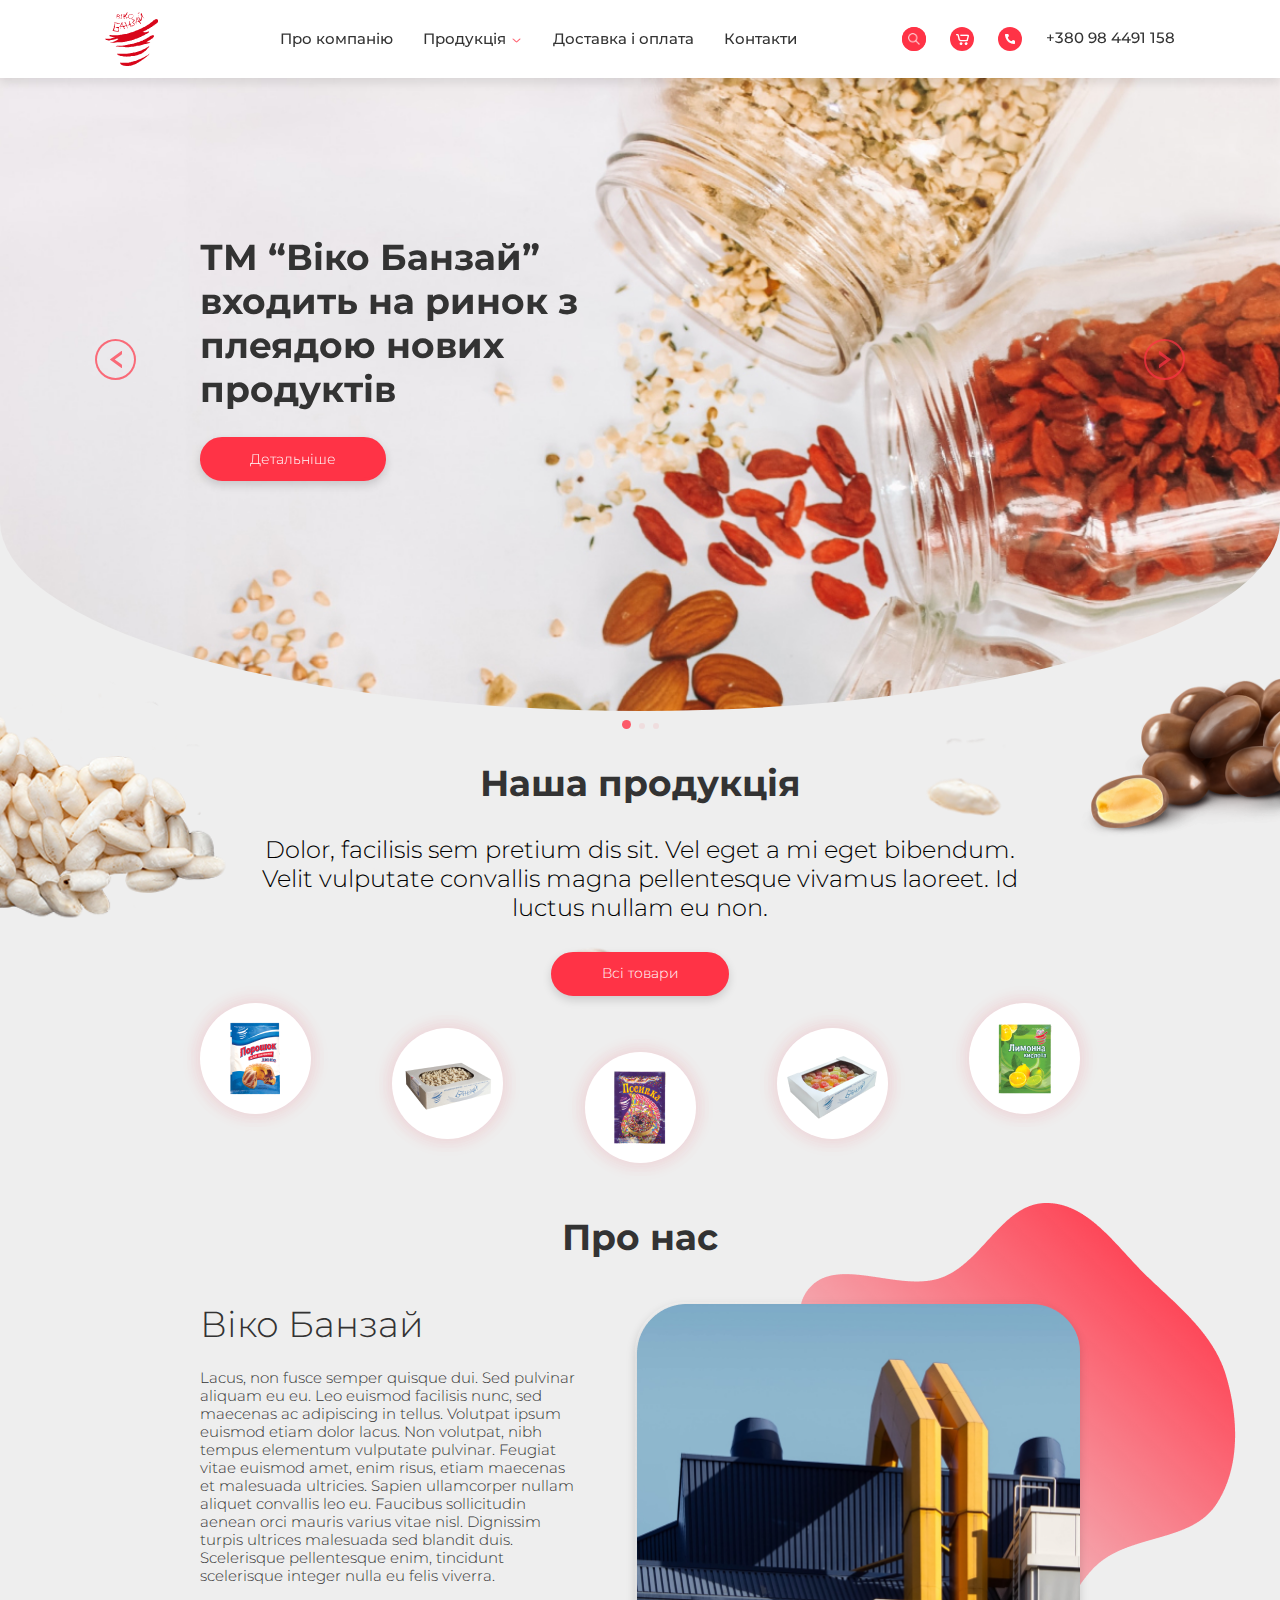
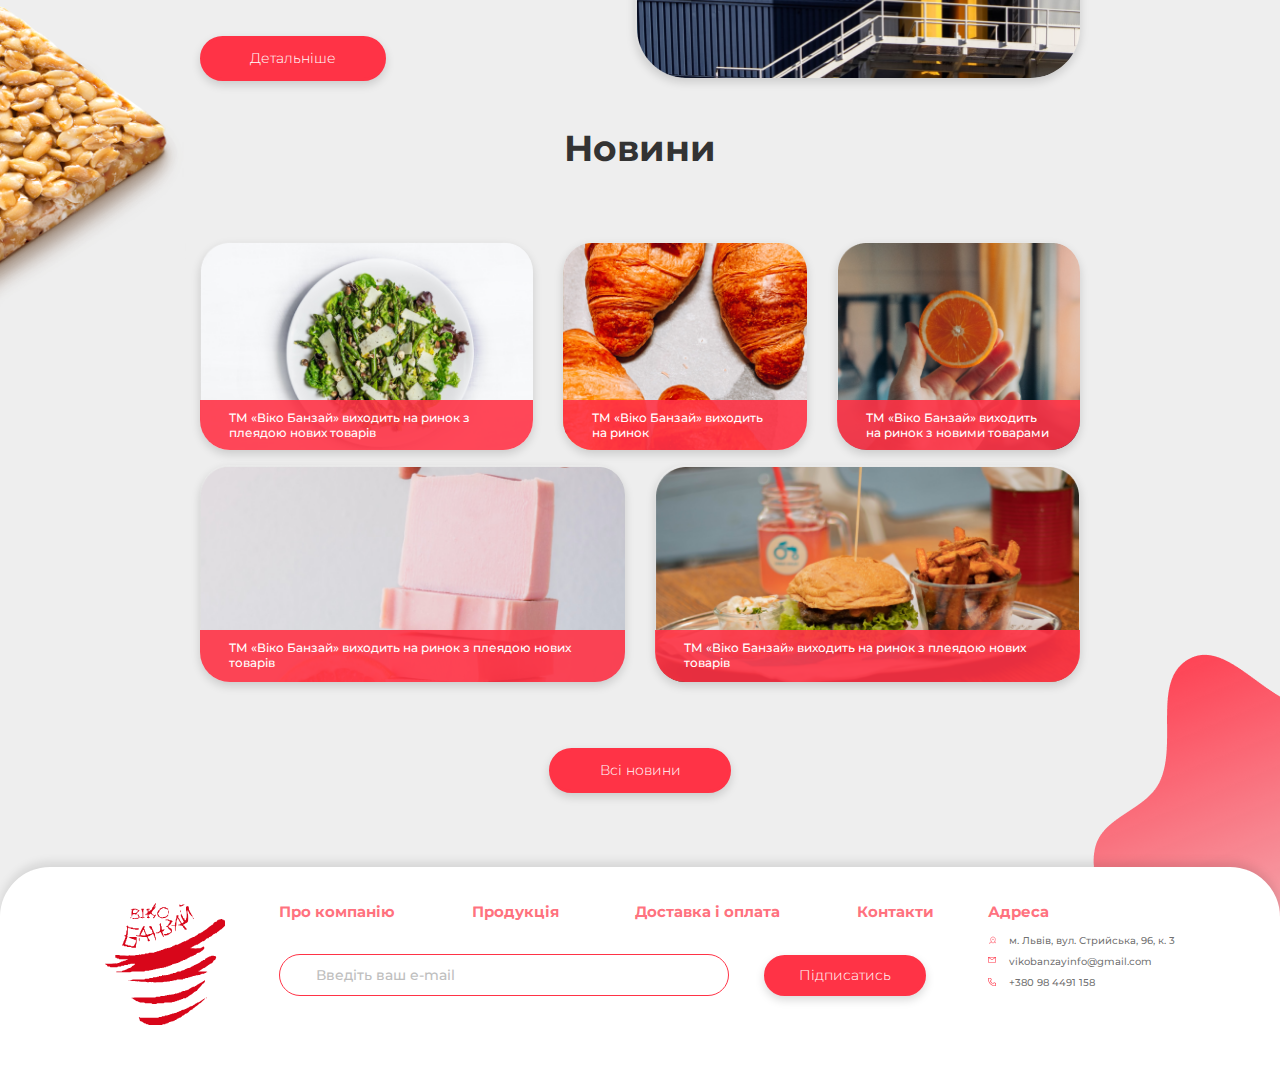
<file: index.html>
<!DOCTYPE html>
<html lang="uk">
	<head>
		<meta charset="UTF-8" />
		<meta name="viewport" content="width=device-width, initial-scale=1.0" />
		<link rel="shortcut icon" href="images/Logo.ico" type="image/x-icon" />
		<link rel="stylesheet" href="css/nullstyle.css" />
		<link
			rel="stylesheet"
			href="https://unpkg.com/swiper@8/swiper-bundle.min.css"
		/>
		<link rel="stylesheet" href="css/style.css" />
		<title>Віко Банзай</title>
	</head>
	<body>
		<div class="wrapper">
			<header class="header">
				<div class="container-big">
					<div class="header__row">
						<a href="index.html" class="header__logo">
							<img src="images/Logo.svg" alt="Logo" />
						</a>

						<div class="header__burger">
							<span></span>
						</div>
						<div class="header__right">
							<nav class="header__menu">
								<ul class="header__list">
									<li>
										<a href="./about-us.html" class="header__link"
											>Про компанію</a
										>
									</li>
									<li>
										<p class="header__link header__link-sub">Продукція</p>
										<ul class="submenu">
											<li class="submenu__item">
												<a class="submenu__link" href="./products.html"
													>Всі товари</a
												>
											</li>
											<li class="submenu__item">
												<a class="submenu__link" href="./product.html"
													>Вагова продукція</a
												>
											</li>
											<li class="submenu__item">
												<a class="submenu__link" href="./product.html"
													>Фасована продукція</a
												>
											</li>
										</ul>
									</li>
									<li>
										<a href="./delivery-and-payment.html" class="header__link"
											>Доставка і оплата</a
										>
									</li>
									<li>
										<a href="./contacts.html" class="header__link">Контакти</a>
									</li>
								</ul>
							</nav>
							<div class="header__contacts">
								<div class="search">
									<button class="search__button header__btn" type="button">
										<img src="images/search.png" alt="Пошук" />
									</button>
									<input class="search__input" type="text" />
								</div>
								<a class="header__basket-btn header__btn" href="./basket.html">
									<img src="images/basket.png" alt="Корзина" />
								</a>
								<a
									class="header__phone-btn header__btn"
									href="tel:+380984491158"
								>
									<img src="images/phone.png" alt="Телефон" />
								</a>
								<span class="phone-num">+380 98 4491 158</span>
							</div>
						</div>
					</div>
				</div>
			</header>
			<main class="main">
				<div class="image-slider swiper">
					<div class="image-slider__content">
						<div class="image-slider__row">
							<span class="image-slider-button-prev"></span>
							<div class="image-slider__text">
								<p>
									ТМ “Віко Банзай” входить на ринок з плеядою нових продуктів
								</p>
								<button class="image-slider__button btn" type="button">
									Детальніше
								</button>
							</div>
							<span class="image-slider-button-next"></span>
						</div>
					</div>
					<div class="image-slider__wrapper swiper-wrapper">
						<div class="image-slider__slide swiper-slide">
							<div class="image-slider__image">
								<img src="images/slider/1.jpg" alt="" />
							</div>
						</div>
						<div class="swiper-slide">
							<div class="image-slider__image">
								<img src="images/slider/1.jpg" alt="" />
							</div>
						</div>
						<div class="swiper-slide">
							<div class="image-slider__image">
								<img src="images/slider/1.jpg" alt="" />
							</div>
						</div>
					</div>
					<div class="swiper-pagination"></div>
				</div>
				<section class="our-product">
					<div class="container-small">
						<h2 class="our-product__title">Наша продукція</h2>
						<div class="our-product__text">
							<p>
								Dolor, facilisis sem pretium dis sit. Vel eget a mi eget
								bibendum. Velit vulputate convallis magna pellentesque vivamus
								laoreet. Id luctus nullam eu non.
							</p>
						</div>
						<button class="our-product__button btn" type="button">
							Всі товари
						</button>
						<ul class="our-product__list">
							<li>
								<a href="#" class="our-product__link">
									<img src="images/our-products/1.png" alt="product" />
								</a>
							</li>
							<li>
								<a href="#" class="our-product__link">
									<img src="images/our-products/2.png" alt="product" />
								</a>
							</li>
							<li>
								<a href="#" class="our-product__link">
									<img src="images/our-products/3.png" alt="product" />
								</a>
							</li>
							<li>
								<a href="#" class="our-product__link">
									<img src="images/our-products/4.png" alt="product" />
								</a>
							</li>
							<li>
								<a href="#" class="our-product__link">
									<img src="images/our-products/5.png" alt="product" />
								</a>
							</li>
						</ul>
					</div>
					<img class="our-product__bg-left" src="images/our-products/bg1.png" />
					<img
						class="our-product__bg-right"
						src="images/our-products/bg2.png"
					/>
				</section>
				<section class="about-us">
					<div class="container-small">
						<h2 class="about-us__title">Про нас</h2>
						<div class="about-us__body">
							<div class="about-us__content">
								<h3 class="about-us__subtitle">Віко Банзай</h3>
								<div class="about-us__text">
									<p>
										Lacus, non fusce semper quisque dui. Sed pulvinar aliquam eu
										eu. Leo euismod facilisis nunc, sed maecenas ac adipiscing
										in tellus. Volutpat ipsum euismod etiam dolor lacus. Non
										volutpat, nibh tempus elementum vulputate pulvinar. Feugiat
										vitae euismod amet, enim risus, etiam maecenas et malesuada
										ultricies. Sapien ullamcorper nullam aliquet convallis leo
										eu. Faucibus sollicitudin aenean orci mauris varius vitae
										nisl. Dignissim turpis ultrices malesuada sed blandit duis.
										Scelerisque pellentesque enim, tincidunt scelerisque integer
										nulla eu felis viverra.
									</p>
								</div>
								<button class="about-us__button btn" type="button">
									Детальніше
								</button>
							</div>
							<div class="about-us__image">
								<img src="images/about-us/1k.png" alt="picture" />
							</div>
						</div>
						<img class="about-us-bg" src="images/about-us/bg1.png" />
					</div>
					<img class="about-us__bg2" src="images/about-us/bg2.png" />
				</section>
				<section class="news">
					<div class="container-small">
						<h2 class="news__title">Новини</h2>
						<div class="news__body">
							<div class="news__top">
								<div class="news__cart1 cart-news">
									<a href="#" class="news__link">
										<img
											class="news__cart-bg"
											src="images/news/1.png"
											alt="food"
										/>
										<div class="cart-news__content">
											<h3 class="cart-news__title">
												ТМ «Віко Банзай» виходить на ринок з плеядою нових
												товарів
											</h3>
											<p>
												Lorem ipsum dolor sit amet, consectetur adipiscing elit
												ut aliquam, purus sit amet luctus venenatis
											</p>
										</div>
									</a>
								</div>
								<div class="news__cart2 cart-news">
									<a href="#" class="news__link">
										<img
											class="news__cart-bg"
											src="images/news/2.png"
											alt="food"
										/>
										<div class="cart-news__content">
											<h3 class="cart-news__title">
												ТМ «Віко Банзай» виходить на ринок
											</h3>
											<p>
												Lorem ipsum dolor sit amet, consectetur adipiscing elit
												ut aliquam, purus sit amet luctus venenatis
											</p>
										</div>
									</a>
								</div>
								<div class="news__cart3 cart-news">
									<a href="#" class="news__link">
										<img
											class="news__cart-bg"
											src="images/news/3.png"
											alt="food"
										/>
										<div class="cart-news__content">
											<h3 class="cart-news__title">
												ТМ «Віко Банзай» виходить на ринок з новими товарами
											</h3>
											<p>
												Lorem ipsum dolor sit amet, consectetur adipiscing elit
												ut aliquam, purus sit amet luctus venenatis
											</p>
										</div>
									</a>
								</div>
							</div>
							<div class="news__bottom">
								<div class="news__cart4 cart-news">
									<a href="#" class="news__link">
										<img
											class="news__cart-bg"
											src="images/news/4.png"
											alt="food"
										/>
										<div class="cart-news__content">
											<h3 class="cart-news__title">
												ТМ «Віко Банзай» виходить на ринок з плеядою нових
												товарів
											</h3>
											<p>
												Lorem ipsum dolor sit amet, consectetur adipiscing elit
												ut aliquam, purus sit amet luctus venenatis
											</p>
										</div>
									</a>
								</div>
								<div class="news__cart5 cart-news">
									<a href="#" class="news__link">
										<img
											class="news__cart-bg"
											src="images/news/5.png"
											alt="food"
										/>
										<div class="cart-news__content">
											<h3 class="cart-news__title">
												ТМ «Віко Банзай» виходить на ринок з плеядою нових
												товарів
											</h3>
											<p>
												Lorem ipsum dolor sit amet, consectetur adipiscing elit
												ut aliquam, purus sit amet luctus venenatis
											</p>
										</div>
									</a>
								</div>
							</div>
						</div>
						<div class="news-slider swiper-container">
							<div class="news-slider__wrapper swiper-wrapper">
								<div class="news-slider__slide swiper-slide">
									<div class="news-slider__cart">
										<div class="news__cart1 cart-news">
											<a href="#" class="news__link">
												<img
													class="news__cart-bg"
													src="images/news/1.png"
													alt="food"
												/>
												<div class="cart-news__content">
													<h3 class="cart-news__title">
														ТМ «Віко Банзай» виходить на ринок з плеядою нових
														товарів
													</h3>
													<p>
														Lorem ipsum dolor sit amet, consectetur adipiscing
														elit ut aliquam, purus sit amet luctus venenatis
													</p>
												</div>
											</a>
										</div>
									</div>
								</div>
								<div class="swiper-slide">
									<div class="news-slider__cart">
										<div class="news__cart2 cart-news">
											<a href="#" class="news__link">
												<img
													class="news__cart-bg"
													src="images/news/2.png"
													alt="food"
												/>
												<div class="cart-news__content">
													<h3 class="cart-news__title">
														ТМ «Віко Банзай» виходить на ринок з плеядою нових
														товарів
													</h3>
													<p>
														Lorem ipsum dolor sit amet, consectetur adipiscing
														elit ut aliquam, purus sit amet luctus venenatis
													</p>
												</div>
											</a>
										</div>
									</div>
								</div>
								<div class="swiper-slide">
									<div class="news-slider__cart">
										<div class="news__cart3 cart-news">
											<a href="#" class="news__link">
												<img
													class="news__cart-bg"
													src="images/news/3.png"
													alt="food"
												/>
												<div class="cart-news__content">
													<h3 class="cart-news__title">
														ТМ «Віко Банзай» виходить на ринок з плеядою нових
														товарів
													</h3>
													<p>
														Lorem ipsum dolor sit amet, consectetur adipiscing
														elit ut aliquam, purus sit amet luctus venenatis
													</p>
												</div>
											</a>
										</div>
									</div>
								</div>
								<div class="swiper-slide">
									<div class="news-slider__cart">
										<div class="news__cart4 cart-news">
											<a href="#" class="news__link">
												<img
													class="news__cart-bg"
													src="images/news/4.png"
													alt="food"
												/>
												<div class="cart-news__content">
													<h3 class="cart-news__title">
														ТМ «Віко Банзай» виходить на ринок з плеядою нових
														товарів
													</h3>
													<p>
														Lorem ipsum dolor sit amet, consectetur adipiscing
														elit ut aliquam, purus sit amet luctus venenatis
													</p>
												</div>
											</a>
										</div>
									</div>
								</div>
								<div class="swiper-slide">
									<div class="news-slider__cart">
										<div class="news__cart5 cart-news">
											<a href="#" class="news__link">
												<img
													class="news__cart-bg"
													src="images/news/5.png"
													alt="food"
												/>
												<div class="cart-news__content">
													<h3 class="cart-news__title">
														ТМ «Віко Банзай» виходить на ринок з плеядою нових
														товарів
													</h3>
													<p>
														Lorem ipsum dolor sit amet, consectetur adipiscing
														elit ut aliquam, purus sit amet luctus venenatis
													</p>
												</div>
											</a>
										</div>
									</div>
								</div>
							</div>
						</div>
						<button class="news__button btn" type="button">Всі новини</button>
					</div>
				</section>
			</main>
			<footer class="footer">
				<div class="container-big">
					<div class="footer__body">
						<a href="index.html">
							<img class="footer__logo" src="images/Logo.svg" alt="logo" />
						</a>
						<div class="footer__menu">
							<ul class="footer__list">
								<li>
									<a href="./about-us.html" class="footer__link"
										>Про компанію</a
									>
								</li>
								<li>
									<a href="./products.html" class="footer__link">Продукція</a>
								</li>
								<li>
									<a href="./delivery-and-payment.html" class="footer__link"
										>Доставка і оплата</a
									>
								</li>
								<li>
									<a href="./contacts.html" class="footer__link">Контакти</a>
								</li>
							</ul>
							<form class="footer__form" action="/">
								<input type="email" placeholder="Введіть ваш e-mail" required />
								<button class="footer__button btn" type="button">
									Підписатись
								</button>
							</form>
						</div>
						<div class="footer__adress adress-footer">
							<h3 class="adress-footer__title">Адреса</h3>
							<p class="adress-footer__item adress-footer__adress">
								м. Львів, вул. Стрийська, 96, к. 3
							</p>
							<p class="adress-footer__item adress-footer__email">
								vikobanzayinfo@gmail.com
							</p>
							<p class="adress-footer__item adress-footer__phone">
								+380 98 4491 158
							</p>
						</div>
					</div>
				</div>
				<img class="footer-bg" src="images/footer/footer-bg.png" />
			</footer>
		</div>
		<script src="https://unpkg.com/swiper@8/swiper-bundle.min.js"></script>
		<script src="js/app.js"></script>
	</body>
</html>
</file>
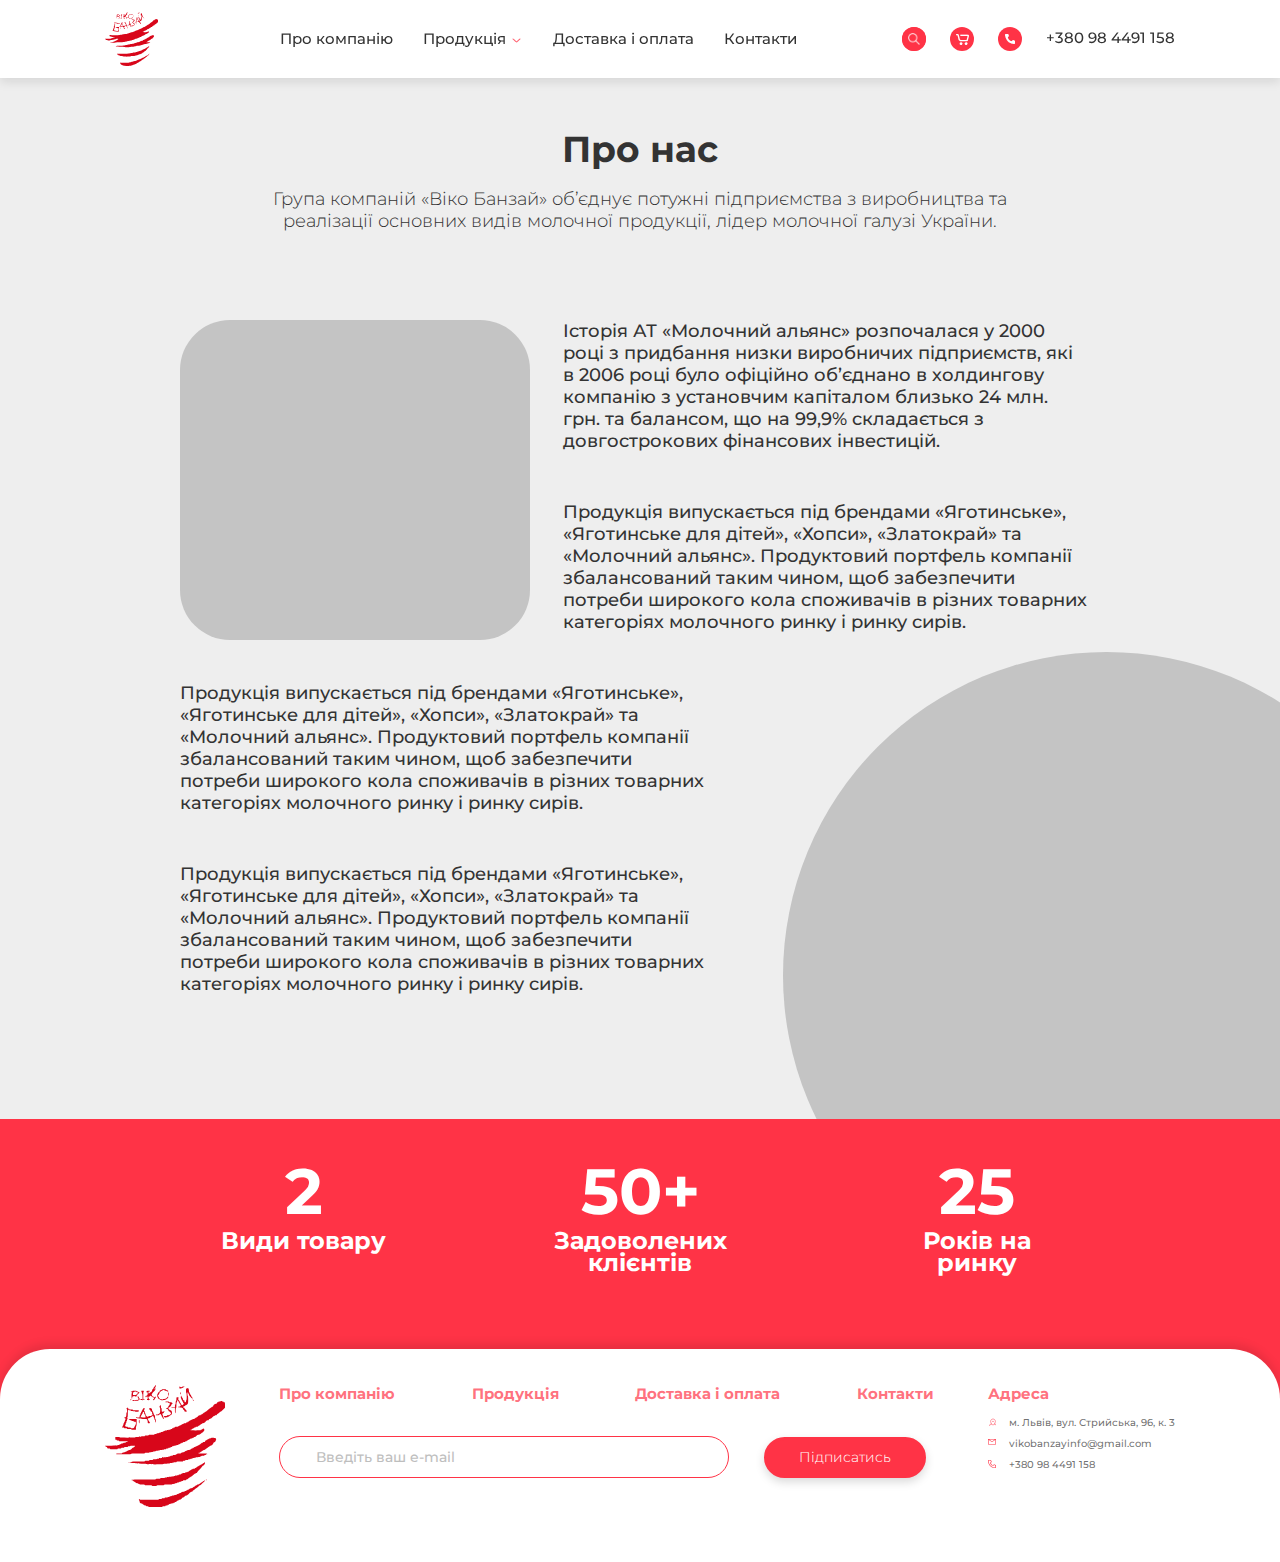
<file: about-us.html>
<!DOCTYPE html>
<html lang="uk">
	<head>
		<meta charset="UTF-8" />
		<meta name="viewport" content="width=device-width, initial-scale=1.0" />
		<link rel="shortcut icon" href="images/Logo.ico" type="image/x-icon" />
		<link rel="stylesheet" href="css/nullstyle.css" />
		<link rel="stylesheet" href="css/style.css" />
		<title>Віко Банзай: про нас</title>
	</head>
	<body>
		<div class="wrapper">
			<header class="header">
				<div class="container-big">
					<div class="header__row">
						<a href="index.html" class="header__logo">
							<img src="images/Logo.svg" alt="Logo" />
						</a>

						<div class="header__burger">
							<span></span>
						</div>
						<div class="header__right">
							<nav class="header__menu">
								<ul class="header__list">
									<li>
										<a href="./about-us.html" class="header__link"
											>Про компанію</a
										>
									</li>
									<li>
										<p class="header__link header__link-sub">Продукція</p>
										<ul class="submenu">
											<li class="submenu__item">
												<a class="submenu__link" href="./products.html"
													>Всі товари</a
												>
											</li>
											<li class="submenu__item">
												<a class="submenu__link" href="./product.html"
													>Вагова продукція</a
												>
											</li>
											<li class="submenu__item">
												<a class="submenu__link" href="./product.html"
													>Фасована продукція</a
												>
											</li>
										</ul>
									</li>
									<li>
										<a href="./delivery-and-payment.html" class="header__link"
											>Доставка і оплата</a
										>
									</li>
									<li>
										<a href="./contacts.html" class="header__link">Контакти</a>
									</li>
								</ul>
							</nav>
							<div class="header__contacts">
								<div class="search">
									<button class="search__button header__btn" type="button">
										<img src="images/search.png" alt="Пошук" />
									</button>
									<input class="search__input" type="text" />
								</div>
								<a class="header__basket-btn header__btn" href="./basket.html">
									<img src="images/basket.png" alt="Корзина" />
								</a>
								<a
									class="header__phone-btn header__btn"
									href="tel:+380984491158"
								>
									<img src="images/phone.png" alt="Телефон" />
								</a>
								<span class="phone-num">+380 98 4491 158</span>
							</div>
						</div>
					</div>
				</div>
			</header>
			<main class="main">
				<section class="about--us">
					<div class="container-big">
						<div class="about--us__body">
							<h1 class="about--us__title">Про нас</h1>
							<div class="about--us__subtitle">
								<p>
									Група компаній «Віко Банзай» об’єднує потужні підприємства з
									виробництва та реалізації основних видів молочної продукції,
									лідер молочної галузі України.
								</p>
							</div>
							<div class="about--us__row row-about--us">
								<div class="row-about--us__img"></div>
								<div class="row-about--us__text">
									<p>
										Історія АТ «Молочний альянс» розпочалася у 2000 році з
										придбання низки виробничих підприємств, які в 2006 році було
										офіційно об’єднано в холдингову компанію з установчим
										капіталом близько 24 млн. грн. та балансом, що на 99,9%
										складається з довгострокових фінансових інвестицій.
									</p>
									<p>
										Продукція випускається під брендами «Яготинське»,
										«Яготинське для дітей», «Хопси», «Златокрай» та «Молочний
										альянс». Продуктовий портфель компанії збалансований таким
										чином, щоб забезпечити потреби широкого кола споживачів в
										різних товарних категоріях молочного ринку і ринку сирів.
									</p>
								</div>
							</div>
							<div class="about--us__text">
								<p>
									Продукція випускається під брендами «Яготинське», «Яготинське
									для дітей», «Хопси», «Златокрай» та «Молочний альянс».
									Продуктовий портфель компанії збалансований таким чином, щоб
									забезпечити потреби широкого кола споживачів в різних товарних
									категоріях молочного ринку і ринку сирів.
								</p>
								<p>
									Продукція випускається під брендами «Яготинське», «Яготинське
									для дітей», «Хопси», «Златокрай» та «Молочний альянс».
									Продуктовий портфель компанії збалансований таким чином, щоб
									забезпечити потреби широкого кола споживачів в різних товарних
									категоріях молочного ринку і ринку сирів.
								</p>
							</div>
						</div>
					</div>
					<div class="about--us__bg"></div>
				</section>
				<div class="preferences">
					<div class="preferences__body">
						<div class="preferences__item">
							<p class="preferences__num">2</p>
							<p class="preferences__text">Види товару</p>
						</div>
						<div class="preferences__item">
							<p class="preferences__num">50+</p>
							<p class="preferences__text">Задоволених клієнтів</p>
						</div>
						<div class="preferences__item">
							<p class="preferences__num">25</p>
							<p class="preferences__text">Років на ринку</p>
						</div>
					</div>
				</div>
			</main>
			<footer class="footer">
				<div class="container-big">
					<div class="footer__body">
						<a href="#">
							<img class="footer__logo" src="images/Logo.svg" alt="logo" />
						</a>
						<div class="footer__menu">
							<ul class="footer__list">
								<li>
									<a href="./about-us.html" class="footer__link"
										>Про компанію</a
									>
								</li>
								<li>
									<a href="./products.html" class="footer__link">Продукція</a>
								</li>
								<li>
									<a href="./delivery-and-payment.html" class="footer__link"
										>Доставка і оплата</a
									>
								</li>
								<li>
									<a href="./contacts.html" class="footer__link">Контакти</a>
								</li>
							</ul>
							<form class="footer__form" action="/">
								<input type="email" placeholder="Введіть ваш e-mail" required />
								<button class="footer__button btn" type="button">
									Підписатись
								</button>
							</form>
						</div>
						<div class="footer__adress adress-footer">
							<h3 class="adress-footer__title">Адреса</h3>
							<p class="adress-footer__item adress-footer__adress">
								м. Львів, вул. Стрийська, 96, к. 3
							</p>
							<p class="adress-footer__item adress-footer__email">
								vikobanzayinfo@gmail.com
							</p>
							<p class="adress-footer__item adress-footer__phone">
								+380 98 4491 158
							</p>
						</div>
					</div>
				</div>
			</footer>
		</div>
		<script src="js/appmin.js"></script>
	</body>
</html>
</file>
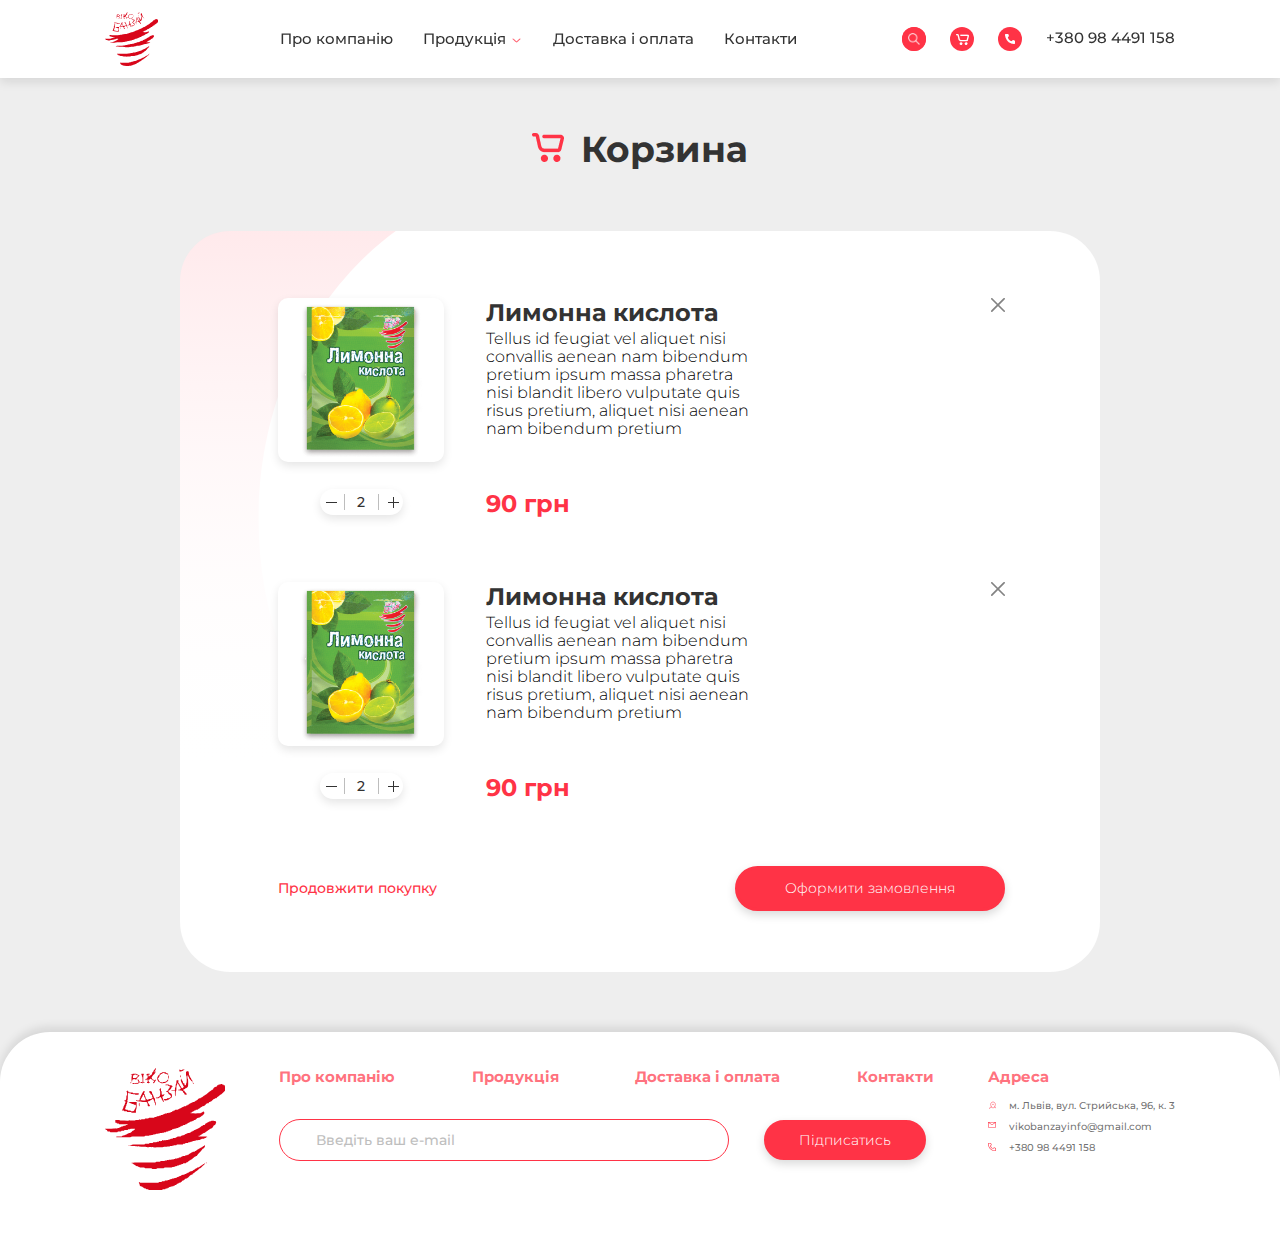
<file: basket.html>
<!DOCTYPE html>
<html lang="uk">
	<head>
		<meta charset="UTF-8" />
		<meta name="viewport" content="width=device-width, initial-scale=1.0" />
		<link rel="shortcut icon" href="images/Logo.ico" type="image/x-icon" />
		<link rel="stylesheet" href="css/nullstyle.css" />
		<link rel="stylesheet" href="css/style.css" />
		<title>Віко Банзай: корзина</title>
	</head>
	<body>
		<div class="wrapper">
			<header class="header">
				<div class="container-big">
					<div class="header__row">
						<a href="index.html" class="header__logo">
							<img src="images/Logo.svg" alt="Logo" />
						</a>

						<div class="header__burger">
							<span></span>
						</div>
						<div class="header__right">
							<nav class="header__menu">
								<ul class="header__list">
									<li>
										<a href="./about-us.html" class="header__link"
											>Про компанію</a
										>
									</li>
									<li>
										<p class="header__link header__link-sub">Продукція</p>
										<ul class="submenu">
											<li class="submenu__item">
												<a class="submenu__link" href="./products.html"
													>Всі товари</a
												>
											</li>
											<li class="submenu__item">
												<a class="submenu__link" href="./product.html"
													>Вагова продукція</a
												>
											</li>
											<li class="submenu__item">
												<a class="submenu__link" href="./product.html"
													>Фасована продукція</a
												>
											</li>
										</ul>
									</li>
									<li>
										<a href="./delivery-and-payment.html" class="header__link"
											>Доставка і оплата</a
										>
									</li>
									<li>
										<a href="./contacts.html" class="header__link">Контакти</a>
									</li>
								</ul>
							</nav>
							<div class="header__contacts">
								<div class="search">
									<button class="search__button header__btn" type="button">
										<img src="images/search.png" alt="Пошук" />
									</button>
									<input class="search__input" type="text" />
								</div>
								<a class="header__basket-btn header__btn" href="./basket.html">
									<img src="images/basket.png" alt="Корзина" />
								</a>
								<a
									class="header__phone-btn header__btn"
									href="tel:+380984491158"
								>
									<img src="images/phone.png" alt="Телефон" />
								</a>
								<span class="phone-num">+380 98 4491 158</span>
							</div>
						</div>
					</div>
				</div>
			</header>
			<main class="main">
				<section class="basket">
					<div class="container-big">
						<h1 class="basket__title">Корзина</h1>
						<div class="basket__body body-basket">
							<span class="basket__tray">Кошик</span>
							<div class="body-basket__item">
								<div class="body-basket__product-top">
									<div class="body-basket__prev">
										<div class="body-basket__img">
											<img
												src="images/product-photo.png"
												alt="лимонна кислота"
											/>
										</div>
									</div>
									<div class="body-basket__about">
										<h2 class="body-basket__title">Лимонна кислота</h2>
										<div class="body-basket__text">
											<p>
												Tellus id feugiat vel aliquet nisi convallis aenean nam
												bibendum pretium ipsum massa pharetra nisi blandit
												libero vulputate quis risus pretium, aliquet nisi aenean
												nam bibendum pretium
											</p>
										</div>
									</div>
								</div>
								<div class="body-basket__product-bottom">
									<div class="body-basket__count">
										<div class="prod-count">
											<button class="body-basket__btn-minus btn-minus"></button>
											<span class="body-basket__num num">2</span>
											<button class="body-basket__btn-plus btn-plus"></button>
										</div>
									</div>
									<div class="body-basket__price"><span>90</span> грн</div>
								</div>
								<button class="item__close" type="button">
									<img class="close" src="images/basket/dagger.png" />
								</button>
							</div>
							<div class="body-basket__item">
								<div class="body-basket__product-top">
									<div class="body-basket__prev">
										<div class="body-basket__img">
											<img
												src="images/product-photo.png"
												alt="лимонна кислота"
											/>
										</div>
									</div>
									<div class="body-basket__about">
										<h2 class="body-basket__title">Лимонна кислота</h2>
										<div class="body-basket__text">
											<p>
												Tellus id feugiat vel aliquet nisi convallis aenean nam
												bibendum pretium ipsum massa pharetra nisi blandit
												libero vulputate quis risus pretium, aliquet nisi aenean
												nam bibendum pretium
											</p>
										</div>
									</div>
								</div>
								<div class="body-basket__product-bottom">
									<div class="body-basket__count">
										<div class="prod-count">
											<button class="body-basket__btn-minus btn-minus"></button>
											<span class="body-basket__num num">2</span>
											<button class="body-basket__btn-plus btn-plus"></button>
										</div>
									</div>
									<div class="body-basket__price"><span>90</span> грн</div>
								</div>
								<button class="item__close" type="button">
									<img class="close" src="images/basket/dagger.png" />
								</button>
							</div>
							<div class="basket__footer">
								<button class="basket__button btn" type="button">
									Оформити замовлення
								</button>
								<a href="#" class="basket__link">Продовжити покупку</a>
							</div>
						</div>
					</div>
				</section>
			</main>
			<footer class="footer">
				<div class="container-big">
					<div class="footer__body">
						<a href="#">
							<img class="footer__logo" src="images/Logo.svg" alt="logo" />
						</a>
						<div class="footer__menu">
							<ul class="footer__list">
								<li>
									<a href="./about-us.html" class="footer__link"
										>Про компанію</a
									>
								</li>
								<li>
									<a href="./products.html" class="footer__link">Продукція</a>
								</li>
								<li>
									<a href="./delivery-and-payment.html" class="footer__link"
										>Доставка і оплата</a
									>
								</li>
								<li>
									<a href="./contacts.html" class="footer__link">Контакти</a>
								</li>
							</ul>
							<form class="footer__form" action="/">
								<input type="email" placeholder="Введіть ваш e-mail" required />
								<button class="footer__button btn" type="button">
									Підписатись
								</button>
							</form>
						</div>
						<div class="footer__adress adress-footer">
							<h3 class="adress-footer__title">Адреса</h3>
							<p class="adress-footer__item adress-footer__adress">
								м. Львів, вул. Стрийська, 96, к. 3
							</p>
							<p class="adress-footer__item adress-footer__email">
								vikobanzayinfo@gmail.com
							</p>
							<p class="adress-footer__item adress-footer__phone">
								+380 98 4491 158
							</p>
						</div>
					</div>
				</div>
			</footer>
		</div>
		<script src="js/appmin.js"></script>
	</body>
</html>
</file>
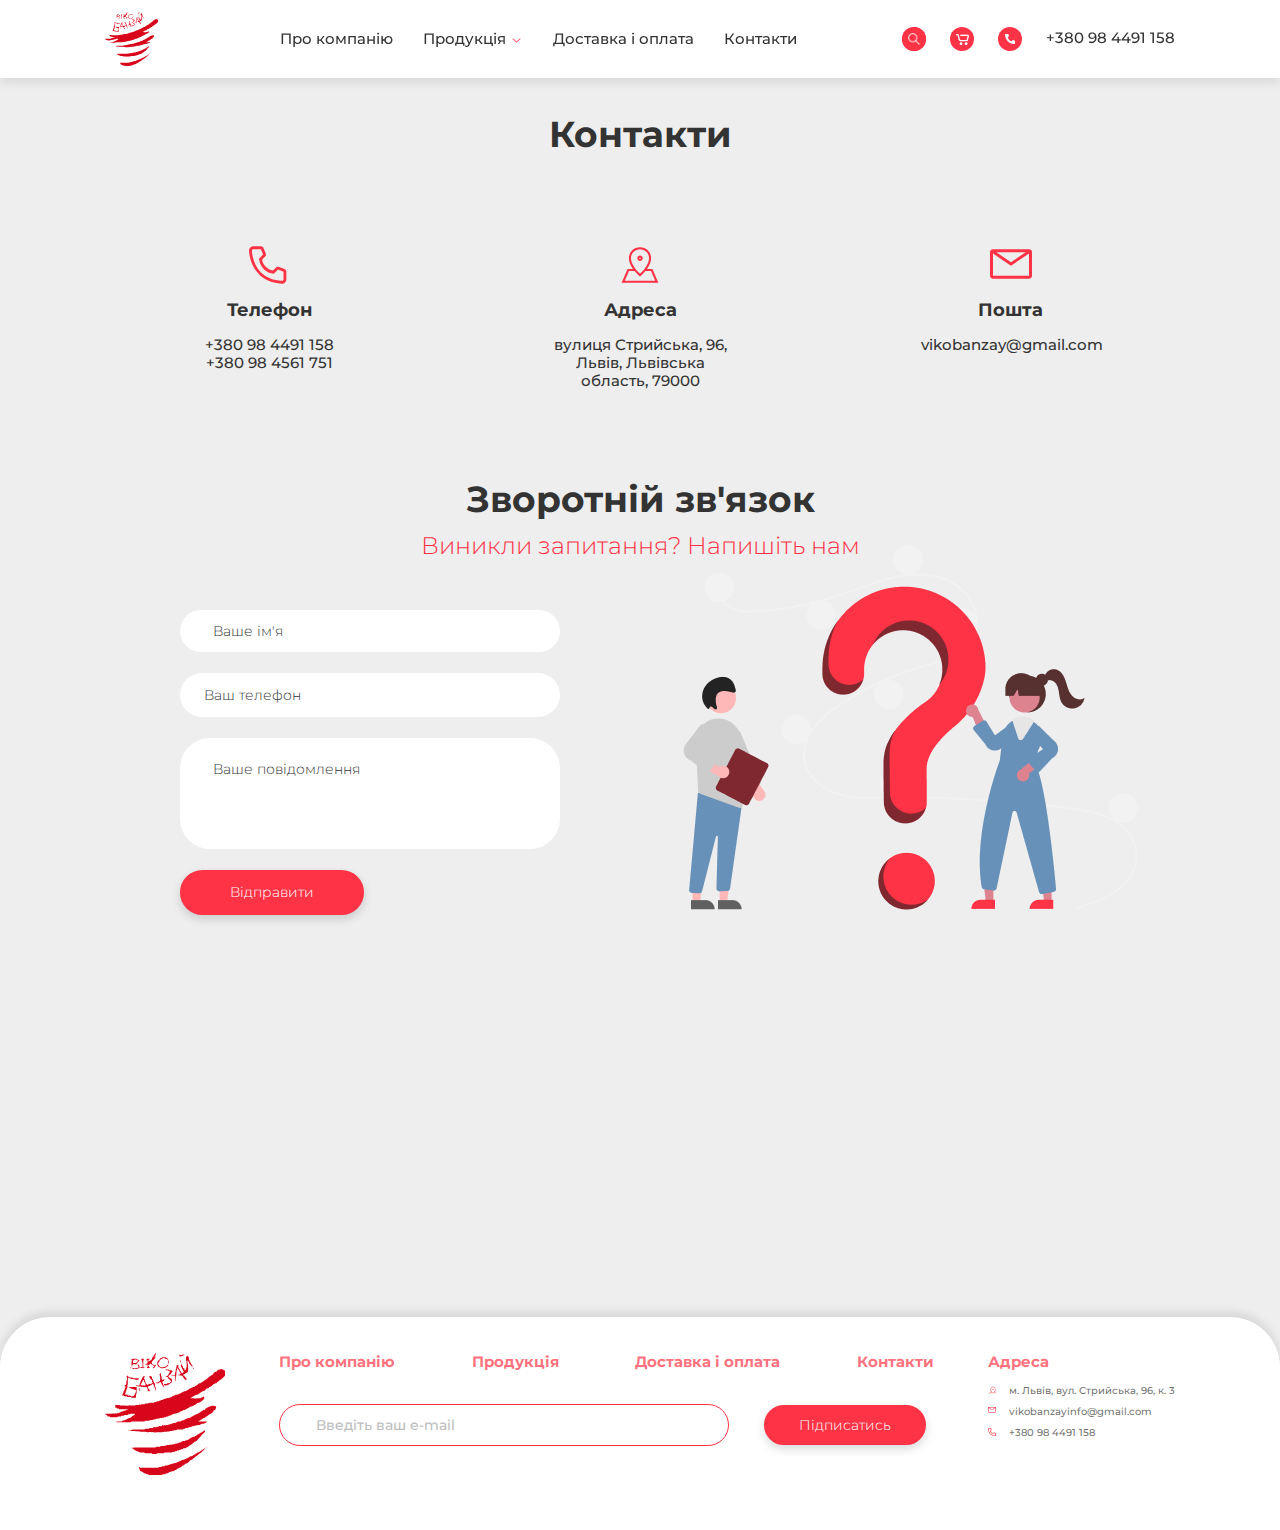
<file: contacts.html>
<!DOCTYPE html>
<html lang="uk">
	<head>
		<meta charset="UTF-8" />
		<meta name="viewport" content="width=device-width, initial-scale=1.0" />
		<link rel="shortcut icon" href="images/Logo.ico" type="image/x-icon" />
		<link rel="stylesheet" href="css/nullstyle.css" />
		<link rel="stylesheet" href="css/style.css" />
		<title>Віко Банзай: контакти</title>
	</head>
	<body>
		<div class="wrapper">
			<header class="header">
				<div class="container-big">
					<div class="header__row">
						<a href="index.html" class="header__logo">
							<img src="images/Logo.svg" alt="Logo" />
						</a>

						<div class="header__burger">
							<span></span>
						</div>
						<div class="header__right">
							<nav class="header__menu">
								<ul class="header__list">
									<li>
										<a href="./about-us.html" class="header__link"
											>Про компанію</a
										>
									</li>
									<li>
										<p class="header__link header__link-sub">Продукція</p>
										<ul class="submenu">
											<li class="submenu__item">
												<a class="submenu__link" href="./products.html"
													>Всі товари</a
												>
											</li>
											<li class="submenu__item">
												<a class="submenu__link" href="./product.html"
													>Вагова продукція</a
												>
											</li>
											<li class="submenu__item">
												<a class="submenu__link" href="./product.html"
													>Фасована продукція</a
												>
											</li>
										</ul>
									</li>
									<li>
										<a href="./delivery-and-payment.html" class="header__link"
											>Доставка і оплата</a
										>
									</li>
									<li>
										<a href="./contacts.html" class="header__link">Контакти</a>
									</li>
								</ul>
							</nav>
							<div class="header__contacts">
								<div class="search">
									<button class="search__button header__btn" type="button">
										<img src="images/search.png" alt="Пошук" />
									</button>
									<input class="search__input" type="text" />
								</div>
								<a class="header__basket-btn header__btn" href="./basket.html">
									<img src="images/basket.png" alt="Корзина" />
								</a>
								<a
									class="header__phone-btn header__btn"
									href="tel:+380984491158"
								>
									<img src="images/phone.png" alt="Телефон" />
								</a>
								<span class="phone-num">+380 98 4491 158</span>
							</div>
						</div>
					</div>
				</div>
			</header>
			<main class="main">
				<section class="contacts">
					<div class="container-big">
						<div class="contacts__body">
							<h1 class="contacts__title">Контакти</h1>
							<div class="contacts__row row-contacts">
								<div class="row-contacts__item">
									<img
										class="row-contacts__img"
										src="images/footer/phone.svg"
										alt="phone"
									/>
									<h4 class="row-contacts__title">Телефон</h4>
									<p class="row-contacts__text">+380 98 4491 158</p>
									<p class="row-contacts__text">+380 98 4561 751</p>
								</div>
								<div class="row-contacts__item">
									<img
										class="row-contacts__img"
										src="images/footer/adress.svg"
										alt="phone"
									/>
									<h4 class="row-contacts__title">Адреса</h4>
									<p class="row-contacts__text">
										вулиця Стрийська, 96, Львів, Львівська область, 79000
									</p>
								</div>
								<div class="row-contacts__item">
									<img
										class="row-contacts__img"
										src="images/footer/email.svg"
										alt="phone"
									/>
									<h4 class="row-contacts__title">Пошта</h4>
									<p class="row-contacts__text">vikobanzay@gmail.com</p>
								</div>
							</div>
							<h2 class="contacts__subtitle">Зворотній зв'язок</h2>
							<p class="contacts__feedback">Виникли запитання? Напишіть нам</p>
							<div class="contacts__feedback-form form-feedback">
								<form class="form-feedback__form" action="/" method="POST">
									<label for="name">Ваше імя</label>
									<input
										id="name"
										type="text"
										placeholder="Ваше ім'я"
										name="name"
										value=""
									/>
									<label for="phone">Ваш телефон</label>
									<input
										id="phone"
										type="tel"
										placeholder="Ваш телефон"
										name="phone"
										value=""
									/>
									<label for="message">Ваше повідомлення</label>
									<textarea
										id="message"
										placeholder="Ваше повідомлення"
										name="message"
										value=""
									></textarea>
									<button class="form-feedback__button btn" type="button">
										Відправити
									</button>
								</form>
								<div class="form-feedback__img">
									<img src="images/contacts/ask.png" />
								</div>
							</div>
						</div>
					</div>
				</section>
				<div class="map">
					<iframe
						src="https://www.google.com/maps/embed?pb=!1m18!1m12!1m3!1d2574.5700321775685!2d24.017101515941953!3d49.81295064097362!2m3!1f0!2f0!3f0!3m2!1i1024!2i768!4f13.1!3m3!1m2!1s0x473ae7ed2cde48cd%3A0xb8c3fff84a967fea!2z0LLRg9C70LjRhtGPINCh0YLRgNC40LnRgdGM0LrQsCwgOTYsINCb0YzQstGW0LIsINCb0YzQstGW0LLRgdGM0LrQsCDQvtCx0LvQsNGB0YLRjCwgNzkwMDA!5e0!3m2!1suk!2sua!4v1607811959332!5m2!1suk!2sua"
						width="800"
						height="306"
						frameborder="0"
						style="border: 0"
						allowfullscreen=""
						aria-hidden="false"
						tabindex="0"
					></iframe>
				</div>
			</main>
			<footer class="footer">
				<div class="container-big">
					<div class="footer__body">
						<a href="#">
							<img class="footer__logo" src="images/Logo.svg" alt="logo" />
						</a>
						<div class="footer__menu">
							<ul class="footer__list">
								<li>
									<a href="./about-us.html" class="footer__link"
										>Про компанію</a
									>
								</li>
								<li>
									<a href="./products.html" class="footer__link">Продукція</a>
								</li>
								<li>
									<a href="./delivery-and-payment.html" class="footer__link"
										>Доставка і оплата</a
									>
								</li>
								<li>
									<a href="./contacts.html" class="footer__link">Контакти</a>
								</li>
							</ul>
							<form class="footer__form" action="/">
								<input type="email" placeholder="Введіть ваш e-mail" required />
								<button class="footer__button btn" type="button">
									Підписатись
								</button>
							</form>
						</div>
						<div class="footer__adress adress-footer">
							<h3 class="adress-footer__title">Адреса</h3>
							<p class="adress-footer__item adress-footer__adress">
								м. Львів, вул. Стрийська, 96, к. 3
							</p>
							<p class="adress-footer__item adress-footer__email">
								vikobanzayinfo@gmail.com
							</p>
							<p class="adress-footer__item adress-footer__phone">
								+380 98 4491 158
							</p>
						</div>
					</div>
				</div>
			</footer>
		</div>
		<script src="js/appmin.js"></script>
	</body>
</html>
</file>
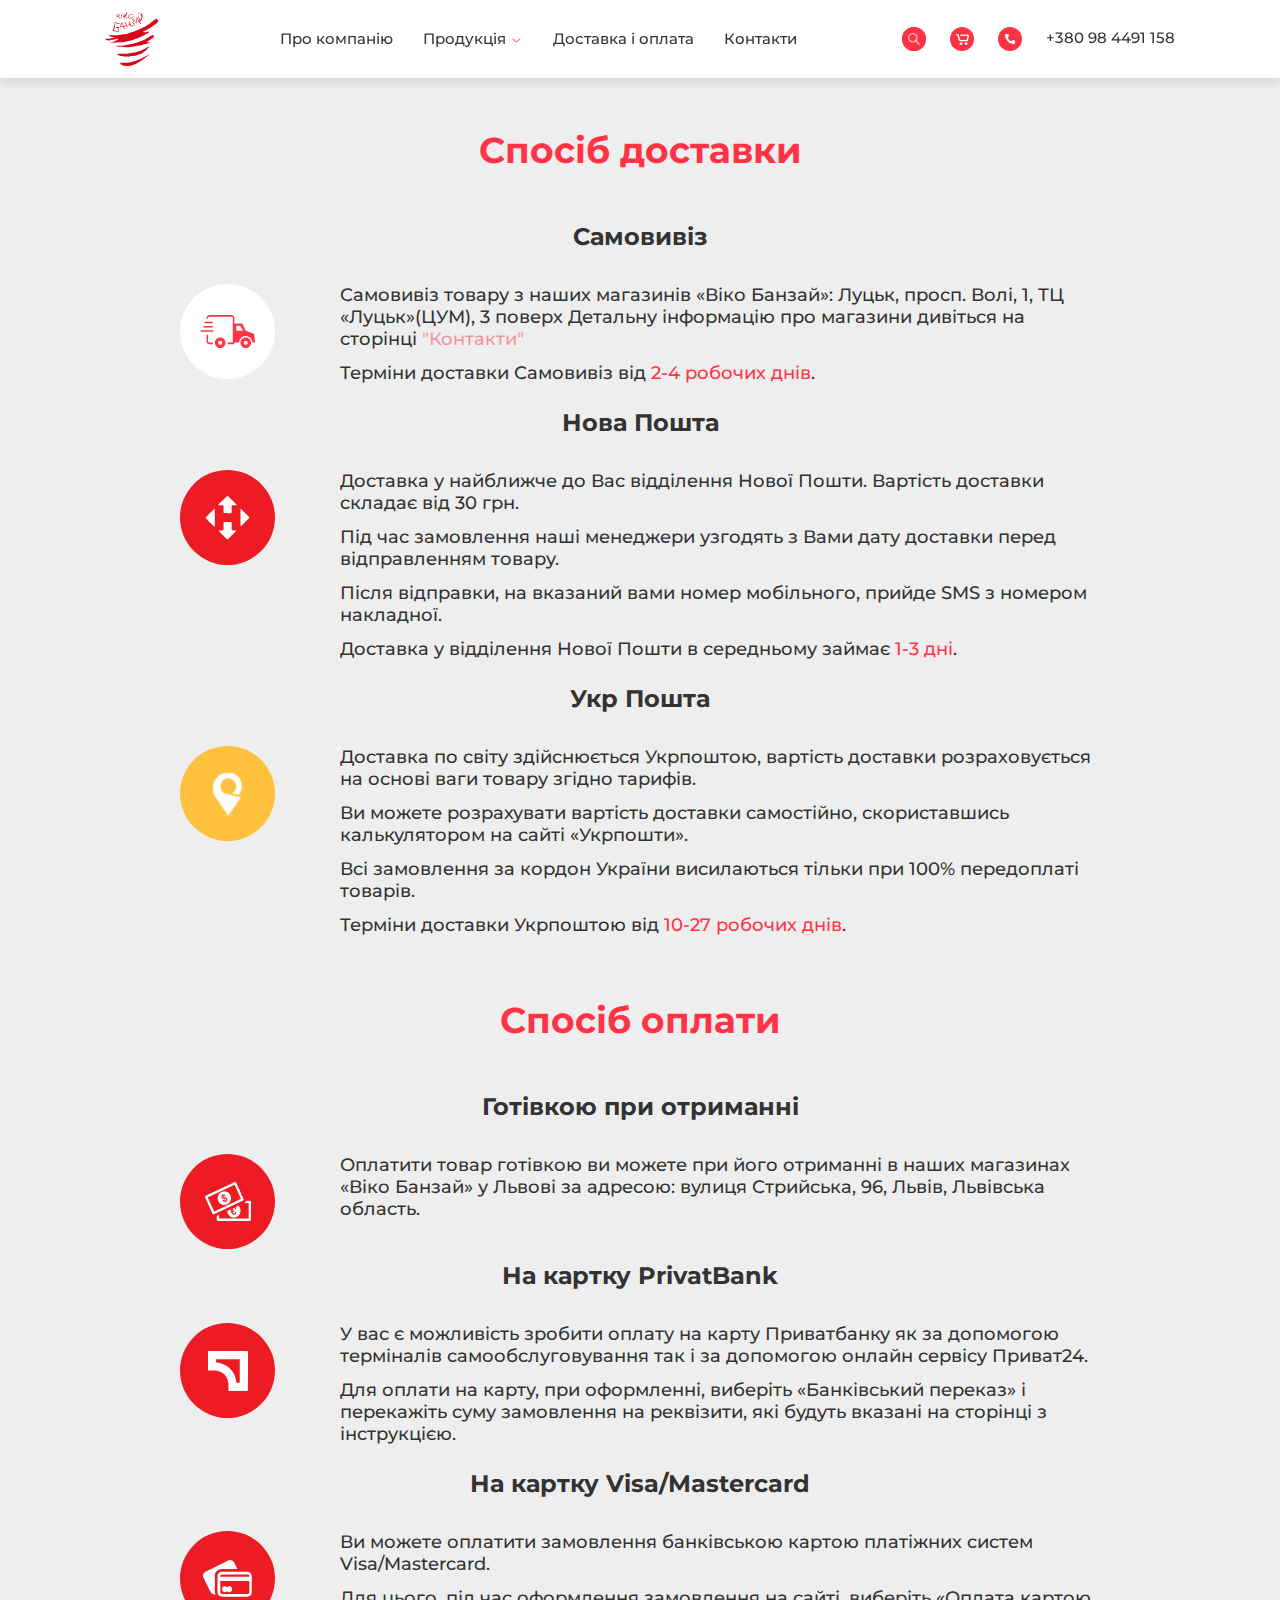
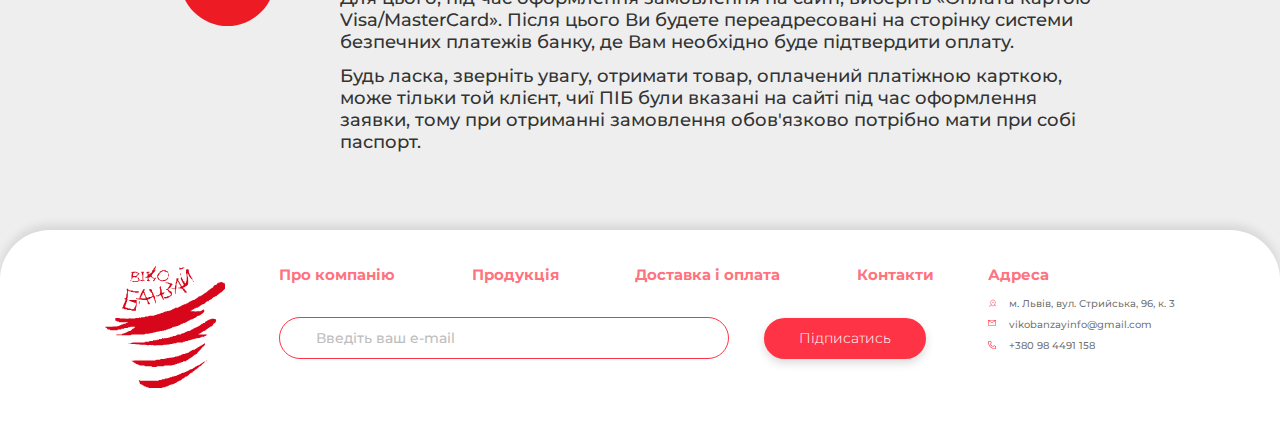
<file: delivery-and-payment.html>
<!DOCTYPE html>
<html lang="uk">
	<head>
		<meta charset="UTF-8" />
		<meta name="viewport" content="width=device-width, initial-scale=1.0" />
		<link rel="shortcut icon" href="images/Logo.ico" type="image/x-icon" />
		<link rel="stylesheet" href="css/nullstyle.css" />
		<link rel="stylesheet" href="css/style.css" />
		<title>Віко Банзай: доставка і оплата</title>
	</head>
	<body>
		<div class="wrapper">
			<header class="header">
				<div class="container-big">
					<div class="header__row">
						<a href="index.html" class="header__logo">
							<img src="images/Logo.svg" alt="Logo" />
						</a>

						<div class="header__burger">
							<span></span>
						</div>
						<div class="header__right">
							<nav class="header__menu">
								<ul class="header__list">
									<li>
										<a href="./about-us.html" class="header__link"
											>Про компанію</a
										>
									</li>
									<li>
										<p class="header__link header__link-sub">Продукція</p>
										<ul class="submenu">
											<li class="submenu__item">
												<a class="submenu__link" href="./products.html"
													>Всі товари</a
												>
											</li>
											<li class="submenu__item">
												<a class="submenu__link" href="./product.html"
													>Вагова продукція</a
												>
											</li>
											<li class="submenu__item">
												<a class="submenu__link" href="./product.html"
													>Фасована продукція</a
												>
											</li>
										</ul>
									</li>
									<li>
										<a href="./delivery-and-payment.html" class="header__link"
											>Доставка і оплата</a
										>
									</li>
									<li>
										<a href="./contacts.html" class="header__link">Контакти</a>
									</li>
								</ul>
							</nav>
							<div class="header__contacts">
								<div class="search">
									<button class="search__button header__btn" type="button">
										<img src="images/search.png" alt="Пошук" />
									</button>
									<input class="search__input" type="text" />
								</div>
								<a class="header__basket-btn header__btn" href="./basket.html">
									<img src="images/basket.png" alt="Корзина" />
								</a>
								<a
									class="header__phone-btn header__btn"
									href="tel:+380984491158"
								>
									<img src="images/phone.png" alt="Телефон" />
								</a>
								<span class="phone-num">+380 98 4491 158</span>
							</div>
						</div>
					</div>
				</div>
			</header>
			<main class="main">
				<section class="delivery">
					<div class="delivery__body">
						<h2 class="delivery__title">Спосіб доставки</h2>
						<h3 class="delivery__subtitle">Самовивіз</h3>
						<div class="delivery__item item-delivery">
							<div class="item-delivery__img">
								<img src="images/delivery&payment/car.svg" alt="car" />
							</div>
							<div class="item-delivery__content">
								<p class="delivery__text">
									Самовивіз товару з наших магазинів «Віко Банзай»: Луцьк,
									просп. Волі, 1, ТЦ «Луцьк»(ЦУМ), 3 поверх Детальну інформацію
									про магазини дивіться на сторінці
									<span class="delivery__pseudolink">"Контакти"</span>
								</p>
								<p class="delivery__text">
									Терміни доставки Самовивіз від
									<span class="delivery__red">2-4 робочих днів</span>.
								</p>
							</div>
						</div>
						<h3 class="delivery__subtitle">Нова Пошта</h3>
						<div class="delivery__item item-delivery">
							<div class="item-delivery__img new-post">
								<img src="images/delivery&payment/new-post.svg" alt="car" />
							</div>
							<div class="item-delivery__content">
								<p class="delivery__text">
									Доставка у найближче до Вас відділення Нової Пошти. Вартість
									доставки складає від 30 грн.
								</p>
								<p class="delivery__text">
									Під час замовлення наші менеджери узгодять з Вами дату
									доставки перед відправленням товару.
								</p>
								<p class="delivery__text">
									Після відправки, на вказаний вами номер мобільного, прийде SMS
									з номером накладної.
								</p>
								<p class="delivery__text">
									Доставка у відділення Нової Пошти в середньому займає
									<span class="delivery__red">1-3 дні</span>.
								</p>
							</div>
						</div>
						<h3 class="delivery__subtitle">Укр Пошта</h3>
						<div class="delivery__item item-delivery">
							<div class="item-delivery__img ukr-post">
								<img src="images/delivery&payment/ukr-post.svg" alt="car" />
							</div>
							<div class="item-delivery__content">
								<p class="delivery__text">
									Доставка по світу здійснюється Укрпоштою, вартість доставки
									розраховується на основі ваги товару згідно тарифів.
								</p>
								<p class="delivery__text">
									Ви можете розрахувати вартість доставки самостійно,
									скориставшись калькулятором на сайті «Укрпошти».
								</p>
								<p class="delivery__text">
									Всі замовлення за кордон України висилаються тільки при 100%
									передоплаті товарів.
								</p>
								<p class="delivery__text">
									Терміни доставки Укрпоштою від
									<span class="delivery__red">10-27 робочих днів</span>.
								</p>
							</div>
						</div>
						<h2 class="delivery__title">Спосіб оплати</h2>
						<h3 class="delivery__subtitle">Готівкою при отриманні</h3>
						<div class="delivery__item item-delivery">
							<div class="item-delivery__img payment">
								<img src="images/delivery&payment/money.svg" alt="car" />
							</div>
							<div class="item-delivery__content">
								<p class="delivery__text">
									Оплатити товар готівкою ви можете при його отриманні в наших
									магазинах «Віко Банзай» у Львові за адресою: вулиця Стрийська,
									96, Львів, Львівська область.
								</p>
							</div>
						</div>
						<h3 class="delivery__subtitle">На картку PrivatBank</h3>
						<div class="delivery__item item-delivery">
							<div class="item-delivery__img payment">
								<img src="images/delivery&payment/bank.svg" alt="car" />
							</div>
							<div class="item-delivery__content">
								<p class="delivery__text">
									У вас є можливість зробити оплату на карту Приватбанку як за
									допомогою терміналів самообслуговування так і за допомогою
									онлайн сервісу Приват24.
								</p>
								<p class="delivery__text">
									Для оплати на карту, при оформленні, виберіть «Банківський
									переказ» і перекажіть суму замовлення на реквізити, які будуть
									вказані на сторінці з інструкцією.
								</p>
							</div>
						</div>
						<h3 class="delivery__subtitle">На картку Visa/Mastercard</h3>
						<div class="delivery__item item-delivery">
							<div class="item-delivery__img payment">
								<img src="images/delivery&payment/card.svg" alt="car" />
							</div>
							<div class="item-delivery__content">
								<p class="delivery__text">
									Ви можете оплатити замовлення банківською картою платіжних
									систем Visa/Mastercard.
								</p>
								<p class="delivery__text">
									Для цього, під час оформлення замовлення на сайті, виберіть
									«Оплата картою Visa/MasterCard». Після цього Ви будете
									переадресовані на сторінку системи безпечних платежів банку,
									де Вам необхідно буде підтвердити оплату.
								</p>
								<p class="delivery__text">
									Будь ласка, зверніть увагу, отримати товар, оплачений
									платіжною карткою, може тільки той клієнт, чиї ПІБ були
									вказані на сайті під час оформлення заявки, тому при отриманні
									замовлення обов'язково потрібно мати при собі паспорт.
								</p>
							</div>
						</div>
					</div>
				</section>
			</main>
			<footer class="footer">
				<div class="container-big">
					<div class="footer__body">
						<a href="#">
							<img class="footer__logo" src="images/Logo.svg" alt="logo" />
						</a>
						<div class="footer__menu">
							<ul class="footer__list">
								<li>
									<a href="./about-us.html" class="footer__link"
										>Про компанію</a
									>
								</li>
								<li>
									<a href="./products.html" class="footer__link">Продукція</a>
								</li>
								<li>
									<a href="./delivery-and-payment.html" class="footer__link"
										>Доставка і оплата</a
									>
								</li>
								<li>
									<a href="./contacts.html" class="footer__link">Контакти</a>
								</li>
							</ul>
							<form class="footer__form" action="/">
								<input type="email" placeholder="Введіть ваш e-mail" required />
								<button class="footer__button btn" type="button">
									Підписатись
								</button>
							</form>
						</div>
						<div class="footer__adress adress-footer">
							<h3 class="adress-footer__title">Адреса</h3>
							<p class="adress-footer__item adress-footer__adress">
								м. Львів, вул. Стрийська, 96, к. 3
							</p>
							<p class="adress-footer__item adress-footer__email">
								vikobanzayinfo@gmail.com
							</p>
							<p class="adress-footer__item adress-footer__phone">
								+380 98 4491 158
							</p>
						</div>
					</div>
				</div>
			</footer>
		</div>
		<script src="js/appmin.js"></script>
	</body>
</html>
</file>
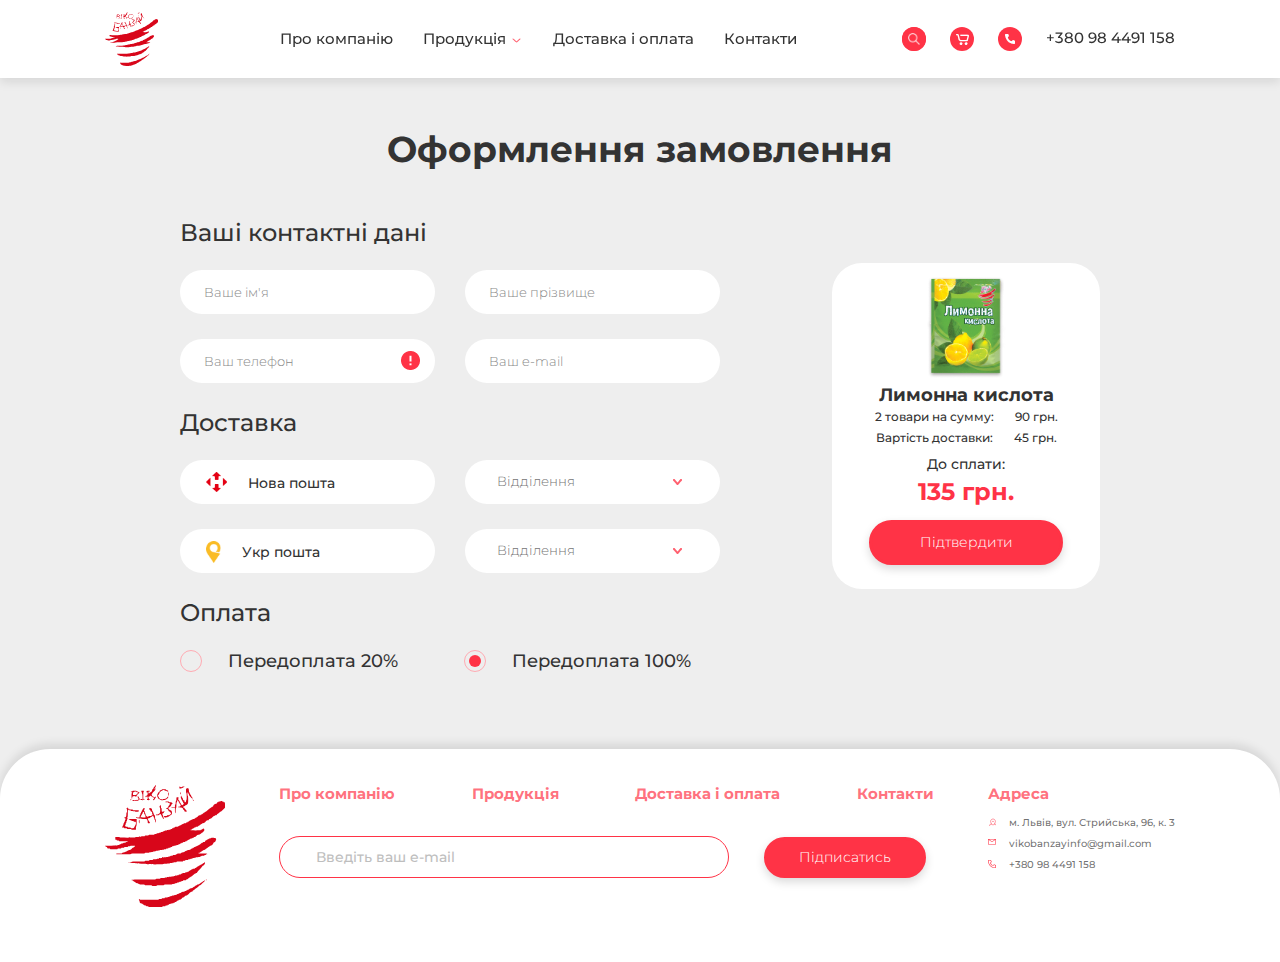
<file: ordering.html>
<!DOCTYPE html>
<html lang="uk">
	<head>
		<meta charset="UTF-8" />
		<meta name="viewport" content="width=device-width, initial-scale=1.0" />
		<link rel="shortcut icon" href="images/Logo.ico" type="image/x-icon" />
		<link rel="stylesheet" href="css/nullstyle.css" />
		<link rel="stylesheet" href="css/style.css" />
		<title>Віко Банзай: оформлення замовлення</title>
	</head>
	<body>
		<div class="wrapper">
			<header class="header">
				<div class="container-big">
					<div class="header__row">
						<a href="index.html" class="header__logo">
							<img src="images/Logo.svg" alt="Logo" />
						</a>

						<div class="header__burger">
							<span></span>
						</div>
						<div class="header__right">
							<nav class="header__menu">
								<ul class="header__list">
									<li>
										<a href="./about-us.html" class="header__link"
											>Про компанію</a
										>
									</li>
									<li>
										<p class="header__link header__link-sub">Продукція</p>
										<ul class="submenu">
											<li class="submenu__item">
												<a class="submenu__link" href="./products.html"
													>Всі товари</a
												>
											</li>
											<li class="submenu__item">
												<a class="submenu__link" href="./product.html"
													>Вагова продукція</a
												>
											</li>
											<li class="submenu__item">
												<a class="submenu__link" href="./product.html"
													>Фасована продукція</a
												>
											</li>
										</ul>
									</li>
									<li>
										<a href="./delivery-and-payment.html" class="header__link"
											>Доставка і оплата</a
										>
									</li>
									<li>
										<a href="./contacts.html" class="header__link">Контакти</a>
									</li>
								</ul>
							</nav>
							<div class="header__contacts">
								<div class="search">
									<button class="search__button header__btn" type="button">
										<img src="images/search.png" alt="Пошук" />
									</button>
									<input class="search__input" type="text" />
								</div>
								<a class="header__basket-btn header__btn" href="./basket.html">
									<img src="images/basket.png" alt="Корзина" />
								</a>
								<a
									class="header__phone-btn header__btn"
									href="tel:+380984491158"
								>
									<img src="images/phone.png" alt="Телефон" />
								</a>
								<span class="phone-num">+380 98 4491 158</span>
							</div>
						</div>
					</div>
				</div>
			</header>
			<main class="main">
				<section class="ordering">
					<div class="ordering__body">
						<h1 class="ordering__title">Оформлення замовлення</h1>
						<div class="ordering__row">
							<form action="/" class="ordering__form form-ordering">
								<h2 class="form-ordering__title conact-data">
									Ваші контактні дані
								</h2>
								<div class="form-ordering__item">
									<div class="form-ordering__col">
										<label for="name">Ваше імя</label>
										<input
											id="name"
											type="text"
											placeholder="Ваше ім'я"
											name="name"
											value=""
										/>
									</div>
									<div class="form-ordering__col">
										<label for="surname">Ваше прізвище</label>
										<input
											id="surname"
											type="text"
											placeholder="Ваше прізвище"
											name="surname"
											value=""
										/>
									</div>
								</div>
								<div class="form-ordering__item">
									<div class="form-ordering__col">
										<label for="phone">Ваш телефон</label>
										<input
											id="phone"
											type="tel"
											placeholder="Ваш телефон"
											name="phone"
											value=""
										/>
										<img class="col-eror" src="images/ordering/eror.png" />
										<div class="form-ordering__error">
											<img src="images/ordering/eror.png" />
											Невірний формат телефону
										</div>
									</div>
									<div class="form-ordering__col">
										<label for="e-mail">Ваша пошта</label>
										<input
											id="e-mail"
											type="text"
											placeholder="Ваш e-mail"
											name="e-mail"
											value=""
										/>
									</div>
								</div>
								<h2 class="form-ordering__title">Доставка</h2>
								<div class="form-ordering__item">
									<div class="form-ordering__new-post">
										<img src="images/ordering/new-post.png" />
										Нова пошта
									</div>
									<div class="form-ordering__list">
										<input
											type="text"
											placeholder="Відділення"
											name="department"
											value=""
										/>
										<img
											class="form-ordering__image"
											src="images/ordering/arrow.png"
										/>
										<ul class="form-ordering__sublist">
											<li>
												<button type="button">Відділення 1</button>
											</li>
											<li>
												<button type="button">Відділення 2</button>
											</li>
											<li>
												<button type="button">Відділення 3</button>
											</li>
										</ul>
									</div>
								</div>
								<div class="form-ordering__item">
									<div class="form-ordering__ukr-post">
										<img src="images/ordering/ukr-post.png" />
										Укр пошта
									</div>
									<div class="form-ordering__list">
										<input
											type="text"
											placeholder="Відділення"
											name="department"
											value=""
										/>
										<img
											class="form-ordering__image"
											src="images/ordering/arrow.png"
										/>
										<ul class="form-ordering__sublist">
											<li>
												<button type="button">Відділення 1</button>
											</li>
											<li>
												<button type="button">Відділення 2</button>
											</li>
											<li>
												<button type="button">Відділення 3</button>
											</li>
										</ul>
									</div>
								</div>
								<h2 class="form-ordering__title">Оплата</h2>
								<div class="form-ordering__item item-radio">
									<div class="item-radio__inner">
										<input
											id="payment"
											type="radio"
											name="payment"
											value="20"
										/>
										<label for="payment">Передоплата 20%</label>
									</div>
									<div class="item-radio__inner">
										<input
											id="payment2"
											type="radio"
											name="payment"
											value="100"
											checked
										/>
										<label for="payment2">Передоплата 100%</label>
									</div>
								</div>
							</form>
							<div class="ordering__cart cart-ordering">
								<div class="cart-ordering__body">
									<div class="cart-ordering__img">
										<img src="images/product-photo.png" alt="" />
									</div>
									<h2 class="cart-ordering__name">Лимонна кислота</h2>
									<div class="cart-ordering__text">
										<p>2 товари на сумму:</p>
										<span>90 грн.</span>
									</div>
									<div class="cart-ordering__text">
										<p>Вартість доставки:</p>
										<span>45 грн.</span>
									</div>

									<p class="cart-ordering__to-pay">До сплати:</p>
									<p class="cart-ordering__price">135 грн.</p>
									<button class="cart-ordering__button btn" type="button">
										Підтвердити
									</button>
								</div>
							</div>
						</div>
					</div>
				</section>
			</main>
			<footer class="footer">
				<div class="container-big">
					<div class="footer__body">
						<a href="#">
							<img class="footer__logo" src="images/Logo.svg" alt="logo" />
						</a>
						<div class="footer__menu">
							<ul class="footer__list">
								<li>
									<a href="./about-us.html" class="footer__link"
										>Про компанію</a
									>
								</li>
								<li>
									<a href="./products.html" class="footer__link">Продукція</a>
								</li>
								<li>
									<a href="./delivery-and-payment.html" class="footer__link"
										>Доставка і оплата</a
									>
								</li>
								<li>
									<a href="./contacts.html" class="footer__link">Контакти</a>
								</li>
							</ul>
							<form class="footer__form" action="/">
								<input type="email" placeholder="Введіть ваш e-mail" required />
								<button class="footer__button btn" type="button">
									Підписатись
								</button>
							</form>
						</div>
						<div class="footer__adress adress-footer">
							<h3 class="adress-footer__title">Адреса</h3>
							<p class="adress-footer__item adress-footer__adress">
								м. Львів, вул. Стрийська, 96, к. 3
							</p>
							<p class="adress-footer__item adress-footer__email">
								vikobanzayinfo@gmail.com
							</p>
							<p class="adress-footer__item adress-footer__phone">
								+380 98 4491 158
							</p>
						</div>
					</div>
				</div>
			</footer>
		</div>

		<div class="ordering-pop-pup">
			<div class="ordering-pop-pup__body">
				<div class="ordering-pop-pup__logo">
					<img src="images/Logo.svg" alt="Logo" />
				</div>
				<div class="ordering-pop-pup__content">
					<p class="ordering-pop-pup__title">Дякуємо за замовлення !</p>
					<p class="ordering-pop-pup__text">
						Ваше замовлення буде оброблено автоматично, у разі необхідності з
						Вами зв'яжеться оператор
					</p>
				</div>
				<div class="ordering-pop-pup__buttons">
					<a class="ordering-pop-pup__link" href="#">Продовжити покупку</a>
					<button class="ordering-pop-pup__button btn" type="button">
						Повернутись на Головну
					</button>
				</div>
			</div>
		</div>

		<script src="js/ordering.js"></script>
	</body>
</html>
</file>
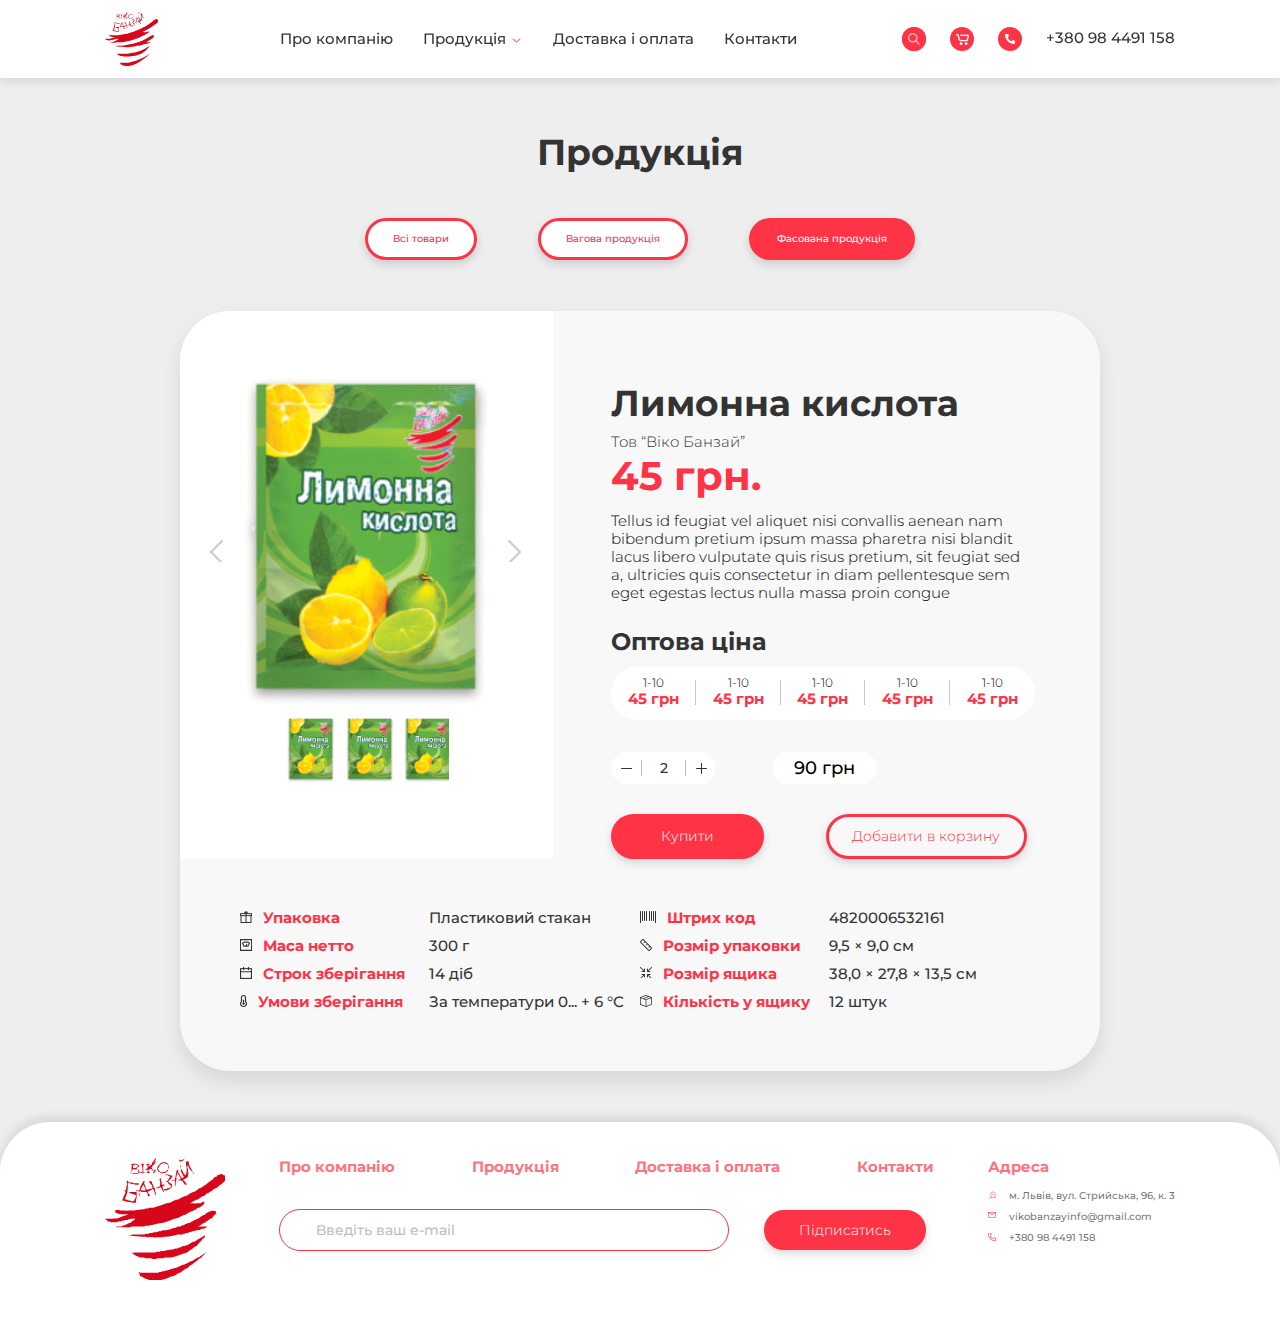
<file: product.html>
<!DOCTYPE html>
<html lang="uk">
	<head>
		<meta charset="UTF-8" />
		<meta name="viewport" content="width=device-width, initial-scale=1.0" />
		<link rel="shortcut icon" href="images/Logo.ico" type="image/x-icon" />
		<link rel="stylesheet" href="css/nullstyle.css" />
		<link
			rel="stylesheet"
			href="https://unpkg.com/swiper/swiper-bundle.min.css"
		/>
		<link rel="stylesheet" href="css/style.css" />
		<title>Віко Банзай: товар</title>
	</head>
	<body>
		<div class="wrapper">
			<header class="header">
				<div class="container-big">
					<div class="header__row">
						<a href="index.html" class="header__logo">
							<img src="images/Logo.svg" alt="Logo" />
						</a>

						<div class="header__burger">
							<span></span>
						</div>
						<div class="header__right">
							<nav class="header__menu">
								<ul class="header__list">
									<li>
										<a href="./about-us.html" class="header__link"
											>Про компанію</a
										>
									</li>
									<li>
										<p class="header__link header__link-sub">Продукція</p>
										<ul class="submenu">
											<li class="submenu__item">
												<a class="submenu__link" href="./products.html"
													>Всі товари</a
												>
											</li>
											<li class="submenu__item">
												<a class="submenu__link" href="./product.html"
													>Вагова продукція</a
												>
											</li>
											<li class="submenu__item">
												<a class="submenu__link" href="./product.html"
													>Фасована продукція</a
												>
											</li>
										</ul>
									</li>
									<li>
										<a href="./delivery-and-payment.html" class="header__link"
											>Доставка і оплата</a
										>
									</li>
									<li>
										<a href="./contacts.html" class="header__link">Контакти</a>
									</li>
								</ul>
							</nav>
							<div class="header__contacts">
								<div class="search">
									<button class="search__button header__btn" type="button">
										<img src="images/search.png" alt="Пошук" />
									</button>
									<input class="search__input" type="text" />
								</div>
								<a class="header__basket-btn header__btn" href="./basket.html">
									<img src="images/basket.png" alt="Корзина" />
								</a>
								<a
									class="header__phone-btn header__btn"
									href="tel:+380984491158"
								>
									<img src="images/phone.png" alt="Телефон" />
								</a>
								<span class="phone-num">+380 98 4491 158</span>
							</div>
						</div>
					</div>
				</div>
			</header>
			<main class="main">
				<section class="products">
					<div class="products__body">
						<h1 class="products__title">Продукція</h1>
						<div class="products__row">
							<button class="products__button btn" type="button">
								Всі товари
							</button>
							<button class="products__button btn" type="button">
								Вагова продукція
							</button>
							<button class="products__button active btn" type="button">
								Фасована продукція
							</button>
						</div>
						<div class="products__filter">
							<span class="products__item">
								Всі товари
								<ul class="products__subitem-list">
									<li>
										<button type="button">Фасована продукція</button>
									</li>
									<li>
										<button type="button">Вагова продукція</button>
									</li>
								</ul>
							</span>
						</div>
						<div class="products__product product">
							<div class="product__row">
								<div class="product__slider__body">
									<div class="slider">
										<div class="product-slider swiper">
											<div class="product-slider__wrapper swiper-wrapper">
												<div class="product-slide swiper-slide">
													<div class="product-slider__image">
														<img src="images/product-photo.png" alt="" />
													</div>
												</div>
												<div class="product-slide swiper-slide">
													<div class="product-slider__image">
														<img src="images/product-photo.png" alt="" />
													</div>
												</div>
												<div class="product-slide swiper-slide">
													<div class="product-slider__image">
														<img src="images/product-photo.png" alt="" />
													</div>
												</div>
												<div class="product-slide swiper-slide">
													<div class="product-slider__image">
														<img src="images/product-photo.png" alt="" />
													</div>
												</div>
												<div class="product-slide swiper-slide">
													<div class="product-slider__image">
														<img src="images/product-photo.png" alt="" />
													</div>
												</div>
												<div class="product-slide swiper-slide">
													<div class="product-slider__image">
														<img src="images/product-photo.png" alt="" />
													</div>
												</div>
											</div>
											<div class="product-slider-button-prev"></div>
											<div class="product-slider-button-next"></div>
										</div>
										<div class="product-mini-slider swiper">
											<div class="product-mini-slider__wrapper swiper-wrapper">
												<div class="product-mini-slide swiper-slide">
													<div class="product-mini-slider__image">
														<img src="images/product-photo.png" alt="" />
													</div>
												</div>
												<div class="product-mini-slide swiper-slide">
													<div class="product-mini-slider__image">
														<img src="images/product-photo.png" alt="" />
													</div>
												</div>
												<div class="product-mini-slide swiper-slide">
													<div class="product-mini-slider__image">
														<img src="images/product-photo.png" alt="" />
													</div>
												</div>
												<div class="product-mini-slide swiper-slide">
													<div class="product-mini-slider__image">
														<img src="images/product-photo.png" alt="" />
													</div>
												</div>
												<div class="product-mini-slide swiper-slide">
													<div class="product-mini-slider__image">
														<img src="images/product-photo.png" alt="" />
													</div>
												</div>
												<div class="product-mini-slide swiper-slide">
													<div class="product-mini-slider__image">
														<img src="images/product-photo.png" alt="" />
													</div>
												</div>
											</div>
										</div>
									</div>
								</div>
								<div class="product__about">
									<h2 class="product__name">Лимонна кислота</h2>
									<p class="product__company">Тов “Віко Банзай”</p>
									<p class="product__price">45 грн.</p>
									<div class="product__text">
										<p>
											Tellus id feugiat vel aliquet nisi convallis aenean nam
											bibendum pretium ipsum massa pharetra nisi blandit lacus
											libero vulputate quis risus pretium, sit feugiat sed a,
											ultricies quis consectetur in diam pellentesque sem eget
											egestas lectus nulla massa proin congue
										</p>
									</div>
									<h3 class="product__wholesale-price">Оптова ціна</h3>
									<div class="wholesale-price">
										<div class="wholesale-price__item">
											<span class="wholesale-price__count">1-10</span>
											<span class="wholesale-price__price">45 грн</span>
										</div>
										<div class="wholesale-price__item">
											<span class="wholesale-price__count">1-10</span>
											<span class="wholesale-price__price">45 грн</span>
										</div>
										<div class="wholesale-price__item">
											<span class="wholesale-price__count">1-10</span>
											<span class="wholesale-price__price">45 грн</span>
										</div>
										<div class="wholesale-price__item">
											<span class="wholesale-price__count">1-10</span>
											<span class="wholesale-price__price">45 грн</span>
										</div>
										<div class="wholesale-price__item">
											<span class="wholesale-price__count">1-10</span>
											<span class="wholesale-price__price">45 грн</span>
										</div>
									</div>
									<div class="product__count">
										<div class="product__buttons">
											<button class="product__btn-minus">
												<img src="images/products/minus.png" />
											</button>
											<span class="product__num num">2</span>
											<button class="product__btn-plus">
												<img src="images/products/plus.png" />
											</button>
										</div>
										<div class="product__sum-price"><span>90</span> грн</div>
									</div>
									<button class="product__button-buy btn" type="button">
										Купити
									</button>
									<button class="product__button-add btn" type="button">
										Добавити в корзину
									</button>
								</div>
							</div>
							<div class="product__info product-info">
								<div class="product-info__col red-col">
									<img src="images/products/packaging.png" />
									Упаковка
								</div>
								<div class="product-info__col black-col">
									Пластиковий стакан
								</div>
								<div class="product-info__col red-col">
									<img src="images/products/bar-code.png" />
									Штрих код
								</div>
								<div class="product-info__col black-col">4820006532161</div>
								<div class="product-info__col red-col">
									<img src="images/products/mass.png" />
									Маса нетто
								</div>
								<div class="product-info__col black-col">300 г</div>
								<div class="product-info__col red-col">
									<img src="images/products/size.png" />
									Розмір упаковки
								</div>
								<div class="product-info__col black-col">9,5 × 9,0 см</div>
								<div class="product-info__col red-col">
									<img src="images/products/time.png" />
									Строк зберігання
								</div>
								<div class="product-info__col black-col">14 діб</div>
								<div class="product-info__col red-col">
									<img src="images/products/size-box.png" />
									Розмір ящика
								</div>
								<div class="product-info__col black-col">
									38,0 × 27,8 × 13,5 см
								</div>
								<div class="product-info__col red-col">
									<img src="images/products/temperature.png" />
									Умови зберігання
								</div>
								<div class="product-info__col black-col">
									За температури 0... + 6 °С
								</div>
								<div class="product-info__col red-col">
									<img src="images/products/box.png" />
									Кількість у ящику
								</div>
								<div class="product-info__col black-col">12 штук</div>
							</div>
						</div>
					</div>
				</section>
			</main>
			<footer class="footer">
				<div class="container-big">
					<div class="footer__body">
						<a href="#">
							<img class="footer__logo" src="images/Logo.svg" alt="logo" />
						</a>
						<div class="footer__menu">
							<ul class="footer__list">
								<li>
									<a href="./about-us.html" class="footer__link"
										>Про компанію</a
									>
								</li>
								<li>
									<a href="./products.html" class="footer__link">Продукція</a>
								</li>
								<li>
									<a href="./delivery-and-payment.html" class="footer__link"
										>Доставка і оплата</a
									>
								</li>
								<li>
									<a href="./contacts.html" class="footer__link">Контакти</a>
								</li>
							</ul>
							<form class="footer__form" action="/">
								<input type="email" placeholder="Введіть ваш e-mail" required />
								<button class="footer__button btn" type="button">
									Підписатись
								</button>
							</form>
						</div>
						<div class="footer__adress adress-footer">
							<h3 class="adress-footer__title">Адреса</h3>
							<p class="adress-footer__item adress-footer__adress">
								м. Львів, вул. Стрийська, 96, к. 3
							</p>
							<p class="adress-footer__item adress-footer__email">
								vikobanzayinfo@gmail.com
							</p>
							<p class="adress-footer__item adress-footer__phone">
								+380 98 4491 158
							</p>
						</div>
					</div>
				</div>
			</footer>
		</div>

		<div class="basket-pop-pup">
			<div class="basket-pop-pup__body">
				<div class="basket-pop-pup__basket">
					<img src="images/products/basket.png" />
					<span>Кошик</span>
				</div>
				<div class="basket-pop-pup__item">
					<button class="basket-pop-pup__close">
						<img src="images/products/dagger.png" />
					</button>
					<div class="basket-pop-pup__top">
						<div class="basket-pop-pup__img">
							<img src="images/product-photo.png" />
						</div>
						<div class="basket-pop-pup__content">
							<h2 class="basket-pop-pup__title">Лимонна кислота</h2>
							<div class="basket-pop-pup__text">
								<p>
									Tellus id feugiat vel aliquet nisi convallis aenean nam
									bibendum pretium ipsum massa pharetra nisi blandit libero
									vulputate quis risus pretium, aliquet nisi aenean nam bibendum
									pretium
								</p>
							</div>
						</div>
					</div>
					<div class="basket-pop-pup-bottom">
						<div class="basket-pop-pup__count">
							<div class="basket-pop-pup__count-inner prod-count">
								<button class="basket-pop-pup__btn-minus btn-minus"></button>
								<span class="basket-pop-pup__num num">2</span>
								<button class="basket-pop-pup__btn-plus btn-plus"></button>
							</div>
						</div>
						<div class="basket-pop-pup__price body-basket__price">
							<span>90</span> грн
						</div>
					</div>
				</div>
				<div class="basket-pop-pup__buttons">
					<a href="#" class="basket-pop-pup__link">Продовжити покупку</a>
					<button class="basket-pop-pup__button btn" type="button">
						Оформити замовлення
					</button>
				</div>
			</div>
		</div>
		<div class="basket-empty">
			<div class="basket-empty__body">
				<div class="basket-empty__text">
					<img src="images/products/basket.png" />
					<span>Ваш кошик пустий</span>
				</div>
				<button class="basket-empty__button btn" type="button">
					Підтвердити замовлення
				</button>
				<a href="#" class="basket-empty__link">Перейти в коризну</a>
			</div>
		</div>
		<div class="basket-full">
			<div class="basket-empty__body">
				<div class="basket-full__text">
					<img src="images/products/basket.png" />
					<span>У кошику 2 товара</span>
					<p>На сумму <span class="basket-full__sum">90</span> грн</p>
				</div>
				<button class="basket-empty__button btn" type="button">
					Підтвердити замовлення
				</button>
				<a href="#" class="basket-empty__link">Перейти в коризну</a>
			</div>
		</div>

		<script src="https://unpkg.com/swiper/swiper-bundle.min.js"></script>
		<script src="js/product.js"></script>
		<script src="js/appmin.js"></script>
	</body>
</html>
</file>
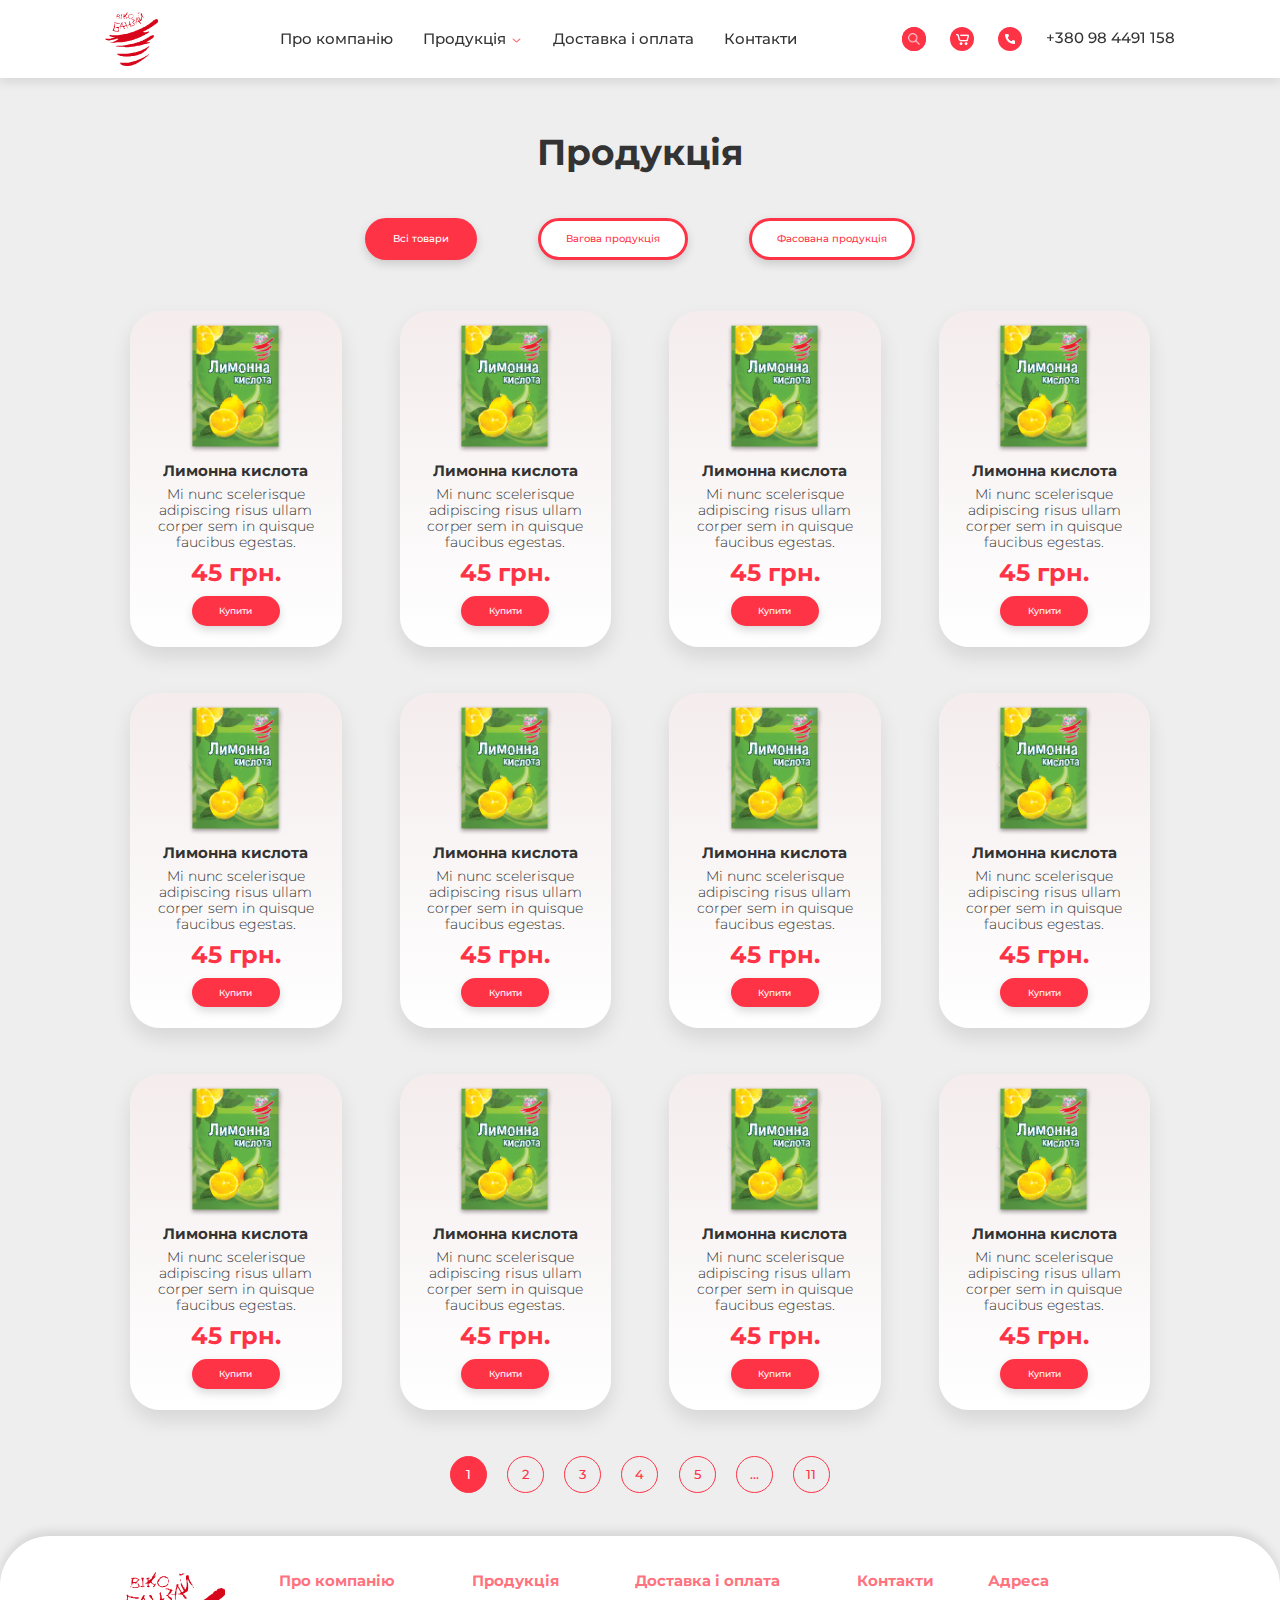
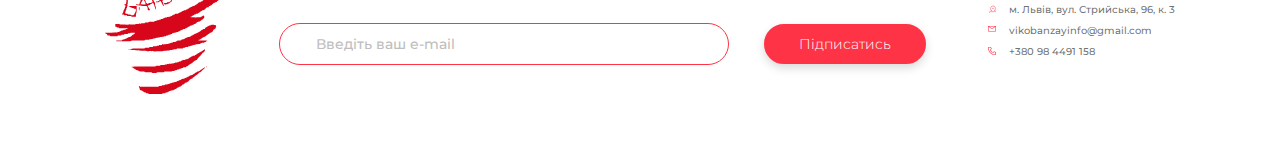
<file: products.html>
<!DOCTYPE html>
<html lang="uk">
	<head>
		<meta charset="UTF-8" />
		<meta name="viewport" content="width=device-width, initial-scale=1.0" />
		<link rel="shortcut icon" href="images/Logo.ico" type="image/x-icon" />
		<link rel="stylesheet" href="css/nullstyle.css" />
		<link rel="stylesheet" href="css/style.css" />
		<title>Віко Банзай: продукція</title>
	</head>
	<body>
		<div class="wrapper">
			<header class="header">
				<div class="container-big">
					<div class="header__row">
						<a href="index.html" class="header__logo">
							<img src="images/Logo.svg" alt="Logo" />
						</a>

						<div class="header__burger">
							<span></span>
						</div>
						<div class="header__right">
							<nav class="header__menu">
								<ul class="header__list">
									<li>
										<a href="./about-us.html" class="header__link"
											>Про компанію</a
										>
									</li>
									<li>
										<p class="header__link header__link-sub">Продукція</p>
										<ul class="submenu">
											<li class="submenu__item">
												<a class="submenu__link" href="./products.html"
													>Всі товари</a
												>
											</li>
											<li class="submenu__item">
												<a class="submenu__link" href="./product.html"
													>Вагова продукція</a
												>
											</li>
											<li class="submenu__item">
												<a class="submenu__link" href="./product.html"
													>Фасована продукція</a
												>
											</li>
										</ul>
									</li>
									<li>
										<a href="./delivery-and-payment.html" class="header__link"
											>Доставка і оплата</a
										>
									</li>
									<li>
										<a href="./contacts.html" class="header__link">Контакти</a>
									</li>
								</ul>
							</nav>
							<div class="header__contacts">
								<div class="search">
									<button class="search__button header__btn" type="button">
										<img src="images/search.png" alt="Пошук" />
									</button>
									<input class="search__input" type="text" />
								</div>
								<a class="header__basket-btn header__btn" href="./basket.html">
									<img src="images/basket.png" alt="Корзина" />
								</a>
								<a
									class="header__phone-btn header__btn"
									href="tel:+380984491158"
								>
									<img src="images/phone.png" alt="Телефон" />
								</a>
								<span class="phone-num">+380 98 4491 158</span>
							</div>
						</div>
					</div>
				</div>
			</header>
			<main class="main">
				<section class="products">
					<div class="products__body">
						<h1 class="products__title">Продукція</h1>
						<div class="products__row">
							<button class="products__button active btn" type="button">
								Всі товари
							</button>
							<button class="products__button btn" type="button">
								Вагова продукція
							</button>
							<button class="products__button btn" type="button">
								Фасована продукція
							</button>
						</div>
						<div class="products__filter">
							<span class="products__item">
								Всі товари
								<ul class="products__subitem-list">
									<li>
										<button type="button">Фасована продукція</button>
									</li>
									<li>
										<button type="button">Вагова продукція</button>
									</li>
								</ul>
							</span>
						</div>
						<div class="products__product-carts carts-product">
							<div class="carts-product__col">
								<div class="carts-product__item">
									<div class="carts-product__img">
										<img src="images/product-photo.png" alt="" />
									</div>
									<div class="carts-product__prod-name">Лимонна кислота</div>
									<div class="carts-product__text">
										<p>
											Mi nunc scelerisque adipiscing risus ullam corper sem in
											quisque faucibus egestas.
										</p>
									</div>
									<div class="carts-product__price">
										<span> 45 грн. </span>
									</div>
									<button class="carts-product__button btn" type="button">
										Купити
									</button>
								</div>
							</div>
							<div class="carts-product__col">
								<div class="carts-product__item">
									<div class="carts-product__img">
										<img src="images/product-photo.png" alt="" />
									</div>
									<div class="carts-product__prod-name">Лимонна кислота</div>
									<div class="carts-product__text">
										<p>
											Mi nunc scelerisque adipiscing risus ullam corper sem in
											quisque faucibus egestas.
										</p>
									</div>
									<div class="carts-product__price">
										<span> 45 грн. </span>
									</div>
									<button class="carts-product__button btn" type="button">
										Купити
									</button>
								</div>
							</div>
							<div class="carts-product__col">
								<div class="carts-product__item">
									<div class="carts-product__img">
										<img src="images/product-photo.png" alt="" />
									</div>
									<div class="carts-product__prod-name">Лимонна кислота</div>
									<div class="carts-product__text">
										<p>
											Mi nunc scelerisque adipiscing risus ullam corper sem in
											quisque faucibus egestas.
										</p>
									</div>
									<div class="carts-product__price">
										<span> 45 грн. </span>
									</div>
									<button class="carts-product__button btn" type="button">
										Купити
									</button>
								</div>
							</div>
							<div class="carts-product__col">
								<div class="carts-product__item">
									<div class="carts-product__img">
										<img src="images/product-photo.png" alt="" />
									</div>
									<div class="carts-product__prod-name">Лимонна кислота</div>
									<div class="carts-product__text">
										<p>
											Mi nunc scelerisque adipiscing risus ullam corper sem in
											quisque faucibus egestas.
										</p>
									</div>
									<div class="carts-product__price">
										<span> 45 грн. </span>
									</div>
									<button class="carts-product__button btn" type="button">
										Купити
									</button>
								</div>
							</div>
							<div class="carts-product__col">
								<div class="carts-product__item">
									<div class="carts-product__img">
										<img src="images/product-photo.png" alt="" />
									</div>
									<div class="carts-product__prod-name">Лимонна кислота</div>
									<div class="carts-product__text">
										<p>
											Mi nunc scelerisque adipiscing risus ullam corper sem in
											quisque faucibus egestas.
										</p>
									</div>
									<div class="carts-product__price">
										<span> 45 грн. </span>
									</div>
									<button class="carts-product__button btn" type="button">
										Купити
									</button>
								</div>
							</div>
							<div class="carts-product__col">
								<div class="carts-product__item">
									<div class="carts-product__img">
										<img src="images/product-photo.png" alt="" />
									</div>
									<div class="carts-product__prod-name">Лимонна кислота</div>
									<div class="carts-product__text">
										<p>
											Mi nunc scelerisque adipiscing risus ullam corper sem in
											quisque faucibus egestas.
										</p>
									</div>
									<div class="carts-product__price">
										<span> 45 грн. </span>
									</div>
									<button class="carts-product__button btn" type="button">
										Купити
									</button>
								</div>
							</div>
							<div class="carts-product__col">
								<div class="carts-product__item">
									<div class="carts-product__img">
										<img src="images/product-photo.png" alt="" />
									</div>
									<div class="carts-product__prod-name">Лимонна кислота</div>
									<div class="carts-product__text">
										<p>
											Mi nunc scelerisque adipiscing risus ullam corper sem in
											quisque faucibus egestas.
										</p>
									</div>
									<div class="carts-product__price">
										<span> 45 грн. </span>
									</div>
									<button class="carts-product__button btn" type="button">
										Купити
									</button>
								</div>
							</div>
							<div class="carts-product__col">
								<div class="carts-product__item">
									<div class="carts-product__img">
										<img src="images/product-photo.png" alt="" />
									</div>
									<div class="carts-product__prod-name">Лимонна кислота</div>
									<div class="carts-product__text">
										<p>
											Mi nunc scelerisque adipiscing risus ullam corper sem in
											quisque faucibus egestas.
										</p>
									</div>
									<div class="carts-product__price">
										<span> 45 грн. </span>
									</div>
									<button class="carts-product__button btn" type="button">
										Купити
									</button>
								</div>
							</div>
							<div class="carts-product__col">
								<div class="carts-product__item">
									<div class="carts-product__img">
										<img src="images/product-photo.png" alt="" />
									</div>
									<div class="carts-product__prod-name">Лимонна кислота</div>
									<div class="carts-product__text">
										<p>
											Mi nunc scelerisque adipiscing risus ullam corper sem in
											quisque faucibus egestas.
										</p>
									</div>
									<div class="carts-product__price">
										<span> 45 грн. </span>
									</div>
									<button class="carts-product__button btn" type="button">
										Купити
									</button>
								</div>
							</div>
							<div class="carts-product__col">
								<div class="carts-product__item">
									<div class="carts-product__img">
										<img src="images/product-photo.png" alt="" />
									</div>
									<div class="carts-product__prod-name">Лимонна кислота</div>
									<div class="carts-product__text">
										<p>
											Mi nunc scelerisque adipiscing risus ullam corper sem in
											quisque faucibus egestas.
										</p>
									</div>
									<div class="carts-product__price">
										<span> 45 грн. </span>
									</div>
									<button class="carts-product__button btn" type="button">
										Купити
									</button>
								</div>
							</div>
							<div class="carts-product__col">
								<div class="carts-product__item">
									<div class="carts-product__img">
										<img src="images/product-photo.png" alt="" />
									</div>
									<div class="carts-product__prod-name">Лимонна кислота</div>
									<div class="carts-product__text">
										<p>
											Mi nunc scelerisque adipiscing risus ullam corper sem in
											quisque faucibus egestas.
										</p>
									</div>
									<div class="carts-product__price">
										<span> 45 грн. </span>
									</div>
									<button class="carts-product__button btn" type="button">
										Купити
									</button>
								</div>
							</div>
							<div class="carts-product__col">
								<div class="carts-product__item">
									<div class="carts-product__img">
										<img src="images/product-photo.png" alt="" />
									</div>
									<div class="carts-product__prod-name">Лимонна кислота</div>
									<div class="carts-product__text">
										<p>
											Mi nunc scelerisque adipiscing risus ullam corper sem in
											quisque faucibus egestas.
										</p>
									</div>
									<div class="carts-product__price">
										<span> 45 грн. </span>
									</div>
									<button class="carts-product__button btn" type="button">
										Купити
									</button>
								</div>
							</div>
						</div>
					</div>
				</section>
				<div class="products__nav-body">
					<div class="products__navigation">
						<span class="not-page">1</span>
						<a href="#">2</a>
						<a href="#">3</a>
						<a href="#">4</a>
						<a href="#">5</a>
						<span class="nav-ext">...</span>
						<a href="#">11</a>
					</div>
					<button class="products__navigation__button btn" type="button">
						Показати ще
					</button>
				</div>
			</main>
			<footer class="footer">
				<div class="container-big">
					<div class="footer__body">
						<a href="#">
							<img class="footer__logo" src="images/Logo.svg" alt="logo" />
						</a>
						<div class="footer__menu">
							<ul class="footer__list">
								<li>
									<a href="./about-us.html" class="footer__link"
										>Про компанію</a
									>
								</li>
								<li>
									<a href="./products.html" class="footer__link">Продукція</a>
								</li>
								<li>
									<a href="./delivery-and-payment.html" class="footer__link"
										>Доставка і оплата</a
									>
								</li>
								<li>
									<a href="./contacts.html" class="footer__link">Контакти</a>
								</li>
							</ul>
							<form class="footer__form" action="/">
								<input type="email" placeholder="Введіть ваш e-mail" required />
								<button class="footer__button btn" type="button">
									Підписатись
								</button>
							</form>
						</div>
						<div class="footer__adress adress-footer">
							<h3 class="adress-footer__title">Адреса</h3>
							<p class="adress-footer__item adress-footer__adress">
								м. Львів, вул. Стрийська, 96, к. 3
							</p>
							<p class="adress-footer__item adress-footer__email">
								vikobanzayinfo@gmail.com
							</p>
							<p class="adress-footer__item adress-footer__phone">
								+380 98 4491 158
							</p>
						</div>
					</div>
				</div>
			</footer>
		</div>
		<script src="js/appmin.js"></script>
	</body>
</html>
</file>
<file: css/nullstyle.css>
*{padding: 0;margin: 0;border: 0;}
*,*:before,*:after{-moz-box-sizing: border-box;-webkit-box-sizing: border-box;box-sizing: border-box;}
:focus,:active{outline: none;}
a:focus,a:active{outline: none;}
nav,footer,header,aside{display: block;}
html,body{height:100%;width:100%;font-size:100%;line-height:1;font-size:14px;-ms-text-size-adjust:100%;-moz-text-size-adjust:100%;-webkit-text-size-adjust:100%;}
input,button,textarea{font-family:inherit;}
input::-ms-clear{display: none;}
button{cursor: pointer;}
button::-moz-focus-inner{padding:0;border:0;}
a,a:visited{text-decoration: none;}
a:hover{text-decoration: none;}
ul li{list-style: none;}
img{vertical-align: top;}
h1,h2,h3,h4,h5,h6{font-size:inherit;font-weight: inherit;}
</file>
<file: css/style.css>
@charset "UTF-8";
@font-face {
	font-family: 'Montserrat';
	src: url('../fonts/Montserrat-Bold.eot');
	src: local('☺'), url('../fonts/Montserrat-Bold.woff') format('woff'),
		url('../fonts/Montserrat-Bold.ttf') format('truetype'),
		url('../fonts/Montserrat-Bold.svg') format('svg');
	font-weight: 700;
	font-style: normal;
}
@font-face {
	font-family: 'Montserrat';
	src: url('../fonts/Montserrat-Light.eot');
	src: local('☺'), url('../fonts/Montserrat-Light.woff') format('woff'),
		url('../fonts/Montserrat-Light.ttf') format('truetype'),
		url('../fonts/Montserrat-Light.svg') format('svg');
	font-weight: 300;
	font-style: normal;
}
@font-face {
	font-family: 'Montserrat';
	src: url('../fonts/Montserrat-Medium.eot');
	src: local('☺'), url('../fonts/Montserrat-Medium.woff') format('woff'),
		url('../fonts/Montserrat-Medium.ttf') format('truetype'),
		url('../fonts/Montserrat-Medium.svg') format('svg');
	font-weight: 500;
	font-style: normal;
}
body {
	font-family: 'Montserrat';
	font-weight: 300;
	background-color: #eee;
}

.container-big {
	max-width: 1100px;
	padding: 0 15px;
	margin: 0 auto;
}

.container-small {
	max-width: 900px;
	padding: 0 10px;
	margin: 0 auto;
}

.wrapper {
	display: flex;
	flex-direction: column;
	min-height: 100vh;
}

.btn {
	background-color: #ff3346;
	box-shadow: 0px 4px 10px rgba(0, 0, 0, 0.15);
	border-radius: 50px;
	border: 3px solid #ff3346;
	font-weight: 300;
	font-size: 14px;
	line-height: 17px;
	color: #ffffff;
	padding: 0.78em 3.36em;
}

.btn:hover {
	background-color: #fff;
	color: #ff3346;
}

.header {
	position: fixed;
	top: 0;
	left: 0;
	z-index: 50;
	width: 100%;
	box-shadow: 0px 4px 10px rgba(0, 0, 0, 0.1);
	background-color: #fff;
}

.header__row {
	position: relative;
	z-index: 2;
	display: flex;
	justify-content: space-between;
	height: 78px;
	align-items: center;
}

.header__logo {
	flex: 0 0 53px;
	position: relative;
	z-index: 3;
}

.header__logo img {
	max-width: 100%;
}

.header__burger {
	display: none;
}

.header__right {
	display: flex;
	align-items: center;
	justify-content: space-between;
	width: 910px;
}

.header__list {
	display: flex;
}

.header__list li {
	position: relative;
}

.header__link {
	font-weight: 500;
	font-size: 15px;
	line-height: 18px;
	color: #333333;
	line-height: 78px;
	display: block;
	padding: 0 15px;
	transition: all 0.2s ease;
}

.header__list li:hover .header__link {
	color: #fff;
	background-color: #ff3346;
}

.header__list li:hover .header__link-sub:after {
	background: url('../images/arrow-up.png') no-repeat;
}

.header__list li:hover .submenu {
	opacity: 1;
	visibility: visible;
}

.header__link-sub:after {
	content: '';
	display: inline-block;
	width: 11px;
	height: 6px;
	margin-left: 6px;
	background: url('../images/arrow-down.png') no-repeat;
}

.submenu {
	opacity: 0;
	visibility: hidden;
	position: absolute;
	top: 70%;
	left: 0;
	width: 100%;
	background-color: #ff3346;
	padding: 7px 0 14px;
	border-radius: 0px 0px 25px 25px;
	overflow: hidden;
	transition: all 0.1s ease;
}

.submenu__item:hover,
.submenu__item:hover .submenu__link {
	background-color: #fff;
	color: #ff3346;
}

.submenu__link {
	font-size: 15px;
	line-height: 18px;
	color: #ffffff;
	padding: 4.5px 14px;
	width: 100%;
	height: 100%;
	display: block;
}

.header__btn {
	width: 24px;
	height: 24px;
	border-radius: 50%;
	background-color: #ff3346;
	vertical-align: middle;
	display: inline-flex;
	justify-content: center;
	align-items: center;
	margin-left: 20px;
	transition: all 0.2s ease;
	position: relative;
}
.header__btn:hover {
	box-shadow: 0px 0px 5px rgba(0, 0, 0, 0.3);
}

.header__btn span {
	position: absolute;
	top: -7px;
	right: -7px;
	width: 15px;
	height: 15px;
	background: #ffffff;
	box-shadow: 0px 2px 10px rgba(0, 0, 0, 0.15),
		0px -2px 10px rgba(0, 0, 0, 0.15);
	border-radius: 50%;
	font-weight: 700;
	font-size: 12px;
	line-height: 15px;
	color: #ff3346;
}

.search {
	display: inline-block;
	background-color: #ff3346;
	border-radius: 24px;
	max-width: 195px;
	padding-right: 0px;
}
.search__input {
	background-color: #ff3346;
	color: #fff;
	width: 80%;
	display: none;
}

.search__button {
	margin: 0;
}
.search__button img {
	width: 12px;
	height: 12px;
}

.phone-num {
	font-weight: 500;
	font-size: 15px;
	line-height: 18px;
	color: #333333;
	margin-left: 20px;
}

.main {
	flex: 1 1 auto;
	padding-top: 78px;
}

.image-slider {
	position: relative;
	padding-bottom: 20px;
	margin-bottom: 30px;
}

.image-slider__content {
	position: absolute;
	top: 0;
	left: 0;
	z-index: 2;
	width: 100%;
	height: 100%;
}

.image-slider__row {
	max-width: 1100px;
	height: 80%;
	margin: 0 auto;
	position: relative;
}

.image-slider-button-next {
	display: block;
	width: 41px;
	height: 41px;
	border-radius: 50%;
	border: 2px solid rgba(255, 51, 70, 0.7);
	background: url('../images/slider/right.svg') no-repeat;
	background-position: center;
	position: absolute;
	top: 50%;
	right: 5px;
	cursor: pointer;
}

.image-slider__text {
	width: 400px;
	position: absolute;
	top: 30%;
	left: 10%;
}
.image-slider__text p {
	font-weight: 700;
	font-size: 36px;
	line-height: 44px;
	color: #333333;
	margin-bottom: 26px;
}

.image-slider-button-prev {
	display: block;
	width: 41px;
	height: 41px;
	border-radius: 50%;
	border: 2px solid rgba(255, 51, 70, 0.7);
	background: url('../images/slider/left.svg') no-repeat;
	background-position: center;
	position: absolute;
	top: 50%;
	left: 5px;
	cursor: pointer;
}

.image-slider .swiper-pagination {
	bottom: 0px;
}
.image-slider .swiper-pagination-bullet {
	width: 6px;
	height: 6px;
	background: rgba(255, 51, 70, 0.46);
}
.image-slider .swiper-pagination-bullet-active {
	width: 9px;
	height: 9px;
	background: rgba(255, 51, 70, 0.8);
}

.image-slider__image {
	overflow: hidden;
}

.image-slider__image img {
	width: 100%;
	border-radius: 50% / 30%;
	border-top-left-radius: 0;
	border-top-right-radius: 0;
}

.our-product {
	text-align: center;
	position: relative;
	margin-bottom: 52px;
}

.our-product__title {
	font-weight: 700;
	font-size: 36px;
	line-height: 44px;
	color: #333333;
	margin-bottom: 30px;
}

.our-product__text {
	max-width: 790px;
	margin: 0 auto 30px;
}

.our-product__text p {
	font-size: 24px;
	line-height: 29px;
	color: #000000;
}

.our-product__button {
	margin-bottom: 7px;
}

.our-product__list {
	display: flex;
	justify-content: space-between;
	height: 160px;
}

.our-product__list li {
	width: 111px;
	height: 111px;
	border-radius: 50%;
	background: #ffffff;
	box-shadow: -4px 0px 20px rgba(255, 51, 70, 0.05),
		0px -4px 20px rgba(255, 51, 70, 0.05), 4px 0px 20px rgba(255, 51, 70, 0.05),
		0px 4px 20px rgba(255, 51, 70, 0.05);
}

.our-product__list li:nth-child(1),
.our-product__list li:nth-child(5) {
	align-self: start;
}

.our-product__list li:nth-child(2),
.our-product__list li:nth-child(4) {
	align-self: center;
}

.our-product__list li:nth-child(3) {
	align-self: flex-end;
}

.our-product__link {
	width: 100%;
	height: 100%;
	border-radius: 50%;
	display: flex;
	justify-content: center;
	align-items: center;
}

.our-product__link:hover {
	box-shadow: -14px 0px 20px rgba(255, 51, 70, 0.1),
		0px -14px 20px rgba(255, 51, 70, 0.1), 14px 0px 20px rgba(255, 51, 70, 0.1),
		0px 14px 20px rgba(255, 51, 70, 0.1);
}

.our-product__bg-left {
	position: absolute;
	top: -130px;
	left: 0;
	z-index: -1;
	width: 80%;
}

.our-product__bg-right {
	position: absolute;
	top: -150px;
	right: 0;
	z-index: -1;
	width: 20%;
}

.about-us {
	position: relative;
	margin-bottom: 45px;
}

.about-us__title {
	font-weight: 700;
	font-size: 36px;
	line-height: 44px;
	color: #333333;
	text-align: center;
	margin-bottom: 43px;
}

.about-us__body {
	display: flex;
	justify-content: space-between;
}

.about-us__content {
	flex: 0 1 380px;
}

.about-us__subtitle {
	font-size: 36px;
	line-height: 44px;
	color: #333333;
	margin-bottom: 23px;
}

.about-us__text p {
	font-size: 15px;
	line-height: 18px;
	color: #333333;
	margin-bottom: 51px;
}

.about-us__image {
	flex: 0 1 445px;
	position: relative;
}

.about-us__image:before {
	content: '';
	display: block;
	width: 466px;
	height: 450px;
	position: absolute;
	top: -100px;
	right: -35%;
	z-index: -1;
	background: url('../images/about-us/bg22.png');
}

.about-us__image img {
	width: 100%;
	box-shadow: 0px 4px 10px rgba(0, 0, 0, 0.15);
	border-radius: 50px;
}

.about-us-bg {
	width: 15%;
	position: absolute;
	top: 80%;
	left: 0;
	z-index: -1;
}

.about-us__bg2 {
	position: absolute;
	top: 0;
	right: 0;
	z-index: -1;
	display: none;
}

.news {
	margin-bottom: 74px;
}

.news__body {
	margin-bottom: 66px;
}

.news__title {
	margin-bottom: 72px;
	font-weight: 700;
	font-size: 36px;
	line-height: 44px;
	color: #333333;
	text-align: center;
}

.news__top {
	display: grid;
	grid-template-columns: minmax(255px, 1.37fr) 1fr 1fr;
	grid-template-rows: auto;
	column-gap: 30px;
	margin-bottom: 15px;
}

.news__bottom {
	display: grid;
	grid-template-columns: repeat(2, 1fr);
	grid-template-rows: 217px;
	column-gap: 30px;
}

.cart-news {
	position: relative;
	overflow: hidden;
	box-shadow: 0px 4px 10px rgba(0, 0, 0, 0.15);
	border-radius: 30px;
}

.news__cart-bg {
	width: 100%;
	height: 100%;
}

.cart-news__content {
	position: absolute;
	top: 76%;
	left: 0;
	width: 100%;
	height: 70%;
	background-color: rgba(255, 51, 70, 0.9);
	padding: 10px 29px 16px 29px;
	color: #fff;
	transition: top 0.2s linear;
}

.cart-news:hover .cart-news__content {
	top: 44%;
}

.cart-news__title {
	font-weight: 500;
	font-size: 12px;
	line-height: 15px;
	margin-bottom: 16px;
}

.cart-news__content p {
	font-weight: 300;
	font-size: 12px;
	line-height: 15px;
}

.news-slider {
	margin: 0 -10px 66px -10px;
	display: none;
}

.news-slider__cart {
	width: 360px;
	height: 370px;
	margin: 0 auto;
}

.news-slider__cart .cart-news {
	height: 100%;
}

.news-slider__cart .cart-news__content {
	top: 70%;
}

.news__button {
	display: block;
	margin: 0 auto;
}

.footer {
	background: #ffffff;
	box-shadow: 0px -5px 10px rgba(0, 0, 0, 0.1);
	border-radius: 50px 50px 0px 0px;
	padding: 36px 0 55px 0;
	position: relative;
}

.footer-bg {
	position: absolute;
	top: -100%;
	right: 0;
	z-index: -1;
	width: 187px;
	height: 411px;
}

.footer__body {
	display: flex;
	justify-content: space-between;
}

.footer__logo {
	display: block;
	width: 120px;
}

.footer__menu {
	flex: 0 1 65%;
	padding: 0 20px;
}

.footer__list {
	display: flex;
	justify-content: space-between;
	margin-bottom: 33px;
}

.footer__link {
	font-weight: 700;
	font-size: 15px;
	line-height: 18px;
	color: rgba(255, 51, 70, 0.7);
}

.footer__link:hover {
	text-decoration: underline;
}

.footer__form input {
	width: 450px;
	height: 42px;
	border: 1px solid #ff3346;
	border-radius: 50px;
	padding: 12px 36px;
	font-weight: 500;
	font-size: 14px;
	line-height: 17px;
	color: #bebebe;
}

.footer__form input::placeholder {
	color: #bebebe;
}

.footer__button {
	padding: 0.62em 2.3em;
	margin-left: 31px;
}

.adress-footer__title {
	font-weight: 700;
	font-size: 15px;
	line-height: 18px;
	color: rgba(255, 51, 70, 0.7);
	margin-bottom: 14px;
}

.adress-footer__item {
	font-weight: 500;
	font-size: 10px;
	line-height: 12px;
	color: rgba(51, 51, 51, 0.7);
	margin-bottom: 9px;
}

.adress-footer__adress:before,
.adress-footer__email:before,
.adress-footer__phone:before {
	content: '';
	display: inline-block;
	width: 8px;
	height: 8px;
	margin-right: 10px;
}

.adress-footer__adress:before {
	background: url('../images/footer/adress.svg') no-repeat;
}

.adress-footer__email:before {
	background: url('../images/footer/email.svg') no-repeat;
}

.adress-footer__phone:before {
	background: url('../images/footer/phone.svg') no-repeat;
}

.basket {
	margin-bottom: 60px;
}

.basket__title {
	font-weight: 700;
	font-size: 36px;
	line-height: 44px;
	color: #333333;
	margin: 49px 0 60px 0;
	text-align: center;
}

.basket__title:before {
	content: '';
	display: inline-block;
	width: 32px;
	height: 29px;
	background: url('../images/basket/basket.png') no-repeat;
	margin-right: 17px;
}

.basket__body {
	margin: 0 75px;
	position: relative;
	background: url('../images/basket/basket-bg.svg') no-repeat, #fff;
	border-radius: 50px;
	overflow: hidden;
}

.body-basket {
	padding: 67px 95px 61px 98px;
}

.basket__tray {
	position: absolute;
	top: 30px;
	left: 30px;
	z-index: 1;
	font-size: 24px;
	line-height: 29px;
	color: #333333;
	display: none;
}

.basket__tray:before {
	content: '';
	display: inline-block;
	width: 27px;
	height: 25px;
	background: url('../images/basket/basket.png') no-repeat;
	background-size: contain;
	margin-right: 18px;
}

.body-basket__item {
	position: relative;
	margin-bottom: 50px;
}

.body-basket__product-top,
.body-basket__product-bottom {
	display: flex;
}

.body-basket__prev {
	margin-right: 42px;
}

.body-basket__img {
	background: #ffffff;
	box-shadow: 0px 4px 10px rgba(0, 0, 0, 0.1);
	border-radius: 10px;
	width: 166px;
	height: 164px;
	display: flex;
	justify-content: center;
	align-items: center;
	margin-bottom: 27px;
}

.body-basket__img img {
	max-width: 100%;
	max-height: 100%;
}

.body-basket__count {
	flex: 0 1 166px;
	margin-right: 42px;
}

.prod-count {
	width: 83px;
	height: 26px;
	border-radius: 30px;
	background-color: #fff;
	box-shadow: 0 4px 10px rgba(0, 0, 0, 0.1);
	overflow: hidden;
	display: flex;
	justify-content: space-between;
	margin: 0 auto;
}

.body-basket__btn-minus,
.body-basket__btn-plus {
	flex: 0 0 24px;
}

.btn-minus,
.btn-plus {
	display: flex;
	background: transparent;
	line-height: 26px;
	justify-content: center;
	align-items: center;
}

.btn-minus:hover,
.btn-plus:hover {
	background: #eee;
}

.btn-minus:before {
	content: '';
	display: inline-block;
	width: 11px;
	height: 1px;
	background-color: #333;
	vertical-align: middle;
}

.num {
	display: inline-block;
	text-align: center;
	width: 35px;
	border-left: 0.5px solid #bdbdbd;
	border-right: 0.5px solid #bdbdbd;
	margin: 5px 0;
	font-weight: 500;
	font-size: 14px;
	line-height: 16px;
	color: #333333;
}

.btn-plus:before {
	content: '';
	display: inline-block;
	width: 11px;
	height: 1px;
	background-color: #333;
	vertical-align: middle;
}

.btn-plus:after {
	content: '';
	display: inline-block;
	width: 1px;
	height: 11px;
	background-color: #333;
	vertical-align: middle;
	margin-left: -6px;
}

.body-basket__about {
	width: 273px;
}

.body-basket__title {
	font-weight: bold;
	font-size: 24px;
	line-height: 29px;
	color: #333333;
	margin-bottom: 3px;
}

.body-basket__text {
	font-size: 16px;
	line-height: 18px;
	color: #000000;
	margin-bottom: 27px;
}

.body-basket__price {
	font-weight: 700;
	font-size: 24px;
	line-height: 29px;
	color: #ff3346;
}

.close {
	position: absolute;
	top: 0;
	right: 0;
	z-index: 1;
}

.basket__footer {
	display: flex;
	justify-content: space-between;
	align-items: center;
}

.basket__button {
	order: 2;
}

.basket__link {
	order: 1;
	font-weight: 500;
	font-size: 14px;
	line-height: 16px;
	color: #ff3346;
}

.basket__link:hover {
	text-decoration: underline;
}

.about--us {
	position: relative;
	padding-bottom: 75px;
	overflow: hidden;
}

.about--us__body {
	margin: 0 75px;
}

.about--us__title {
	font-weight: 700;
	font-size: 36px;
	line-height: 44px;
	color: #333333;
	margin: 49px 0 17px 0;
	text-align: center;
}

.about--us__subtitle {
	max-width: 811px;
	margin: 0 auto;
	margin-bottom: 88px;
}

.about--us__subtitle p {
	font-size: 18px;
	line-height: 22px;
	text-align: center;
	color: #333333;
}

.row-about--us {
	display: flex;
}

.row-about--us__img {
	width: 350px;
	height: 320px;
	background: #c4c4c4;
	border-radius: 50px;
	margin-right: 33px;
	overflow: hidden;
}

.row-about--us__text,
.about--us__text {
	width: 57%;
	font-weight: 500;
	font-size: 18px;
	line-height: 22px;
	color: #333333;
}

.row-about--us__text p,
.about--us__text p {
	margin-bottom: 49px;
}

.about--us__bg {
	width: 647px;
	height: 647px;
	background: #c4c4c4;
	border-radius: 50%;
	overflow: hidden;
	position: absolute;
	bottom: -180px;
	right: -150px;
	z-index: -1;
}

.preferences {
	width: 100%;
	height: 280px;
	background: #ff3346;
	margin-bottom: -50px;
}

.preferences__body {
	max-width: 846px;
	margin: 0 auto;
	display: flex;
	justify-content: space-between;
}

.preferences__item {
	text-align: center;
	margin-top: 33px;
	color: #fff;
}

.preferences__num {
	font-weight: 900;
	font-size: 64px;
	line-height: 78px;
}

.preferences__text {
	font-weight: 700;
	font-size: 24px;
	line-height: 90.9%;
	width: 173px;
}

.contacts__body {
	margin: 0 75px;
}

.contacts__title,
.contacts__subtitle {
	font-weight: 700;
	font-size: 36px;
	line-height: 44px;
	color: #333333;
	text-align: center;
}

.contacts__title {
	margin: 34px 0 88px 0;
}

.contacts__subtitle {
	margin: 57px 0 10px 0;
}

.row-contacts {
	display: flex;
	justify-content: space-between;
}

.row-contacts__item {
	text-align: center;
	width: 179px;
	color: #333333;
	margin-bottom: 30px;
}

.row-contacts__img {
	width: 42px;
	height: 42px;
	margin-bottom: 13px;
}

.row-contacts__title {
	font-weight: 700;
	font-size: 18px;
	line-height: 22px;
	margin-bottom: 15px;
}

.row-contacts__text {
	font-weight: 500;
	font-size: 15px;
	line-height: 18px;
}

.contacts__feedback {
	font-size: 24px;
	line-height: 29px;
	color: #ff3346;
	text-align: center;
	margin-bottom: 50px;
	position: relative;
	z-index: 1;
}

.contacts__feedback-form {
	margin-bottom: 94px;
}

.form-feedback {
	display: flex;
	justify-content: space-between;
}

.form-feedback__form {
	flex: 0 1 380px;
}

.form-feedback__form * {
	display: block;
}

.form-feedback__form label {
	font-weight: 500;
	font-size: 24px;
	line-height: 29px;
	color: #333333;
	display: none;
}

.form-feedback__form input,
.form-feedback__form textarea {
	background: #ffffff;
	font-weight: 300;
	border-radius: 30px;
	margin-bottom: 21px;
	width: 100%;
	padding: 13px 33px;
}

.form-feedback__form input::placeholder,
.form-feedback__form textarea::placeholder {
	font-weight: 300;
	font-size: 14px;
	line-height: 17px;
	color: #333333;
}

.form-feedback__form textarea {
	padding-top: 23px;
	resize: none;
	height: 111px;
}

.form-feedback__img {
	flex: 0 1 518px;
	border-radius: 30px;
	margin-top: -65px;
}

.form-feedback__img img {
	transform: translate(60px, 0);
}

.map iframe {
	width: 100%;
}

.delivery {
	margin-bottom: 65px;
}

.delivery__body {
	max-width: 940px;
	padding: 0 10px;
	margin: 0 auto;
}

.delivery__title {
	font-weight: 700;
	font-size: 36px;
	line-height: 44px;
	color: #ff3346;
	text-align: center;
	margin: 50px 0;
}

.delivery__subtitle {
	font-weight: 700;
	font-size: 24px;
	line-height: 29px;
	color: #333333;
	text-align: center;
	margin: 12px 0 33px 0;
}

.item-delivery {
	display: flex;
}

.item-delivery__img {
	display: inline-block;
	width: 95px;
	height: 95px;
	border-radius: 50%;
	background-color: #fff;
	display: flex;
	justify-content: center;
	align-items: center;
	margin-right: 65px;
}

.delivery__text {
	font-weight: 500;
	font-size: 18px;
	line-height: 22px;
	color: #333333;
	max-width: 760px;
	margin-bottom: 12px;
}

.delivery__pseudolink {
	color: rgba(255, 51, 70, 0.5);
}

.delivery__red {
	color: #ff3346;
}

.new-post,
.payment {
	background-color: #ed1c24;
}

.ukr-post {
	background-color: #fdc13d;
}

.products__body {
	max-width: 1050px;
	padding: 0 15px;
	margin: 0 auto;
}

.products__title {
	font-weight: 700;
	font-size: 36px;
	line-height: 44px;
	color: #333333;
	text-align: center;
	margin: 52px 0 44px 0;
}

.products__row {
	max-width: 550px;
	margin: 0 auto;
	display: flex;
	justify-content: space-between;
	margin-bottom: 51px;
}

.products__filter {
	display: none;
}

.products__button {
	font-weight: 500;
	font-size: 10px;
	line-height: 12px;
	color: #ff3346;
	background-color: #fff;
	padding: 1.2em 2.5em;
}

.products__button.active {
	background-color: #ff3346;
	color: #fff;
}

.products__button:hover {
	background-color: #ff3346;
	color: #fff;
}

.carts-product {
	display: flex;
	margin: 0 -29px;
	flex-wrap: wrap;
}

.carts-product__col {
	flex: 0 0 25%;
	padding: 0 29px;
	display: flex;
	margin-bottom: 46px;
}

.carts-product__item {
	background: linear-gradient(180deg, #f4eced 0%, #ffffff 100%);
	box-shadow: 0px 10px 20px rgba(0, 0, 0, 0.1);
	border-radius: 30px;
	text-align: center;
	display: flex;
	flex-direction: column;
	align-items: center;
	transition: transform 0.2s linear;
}

.carts-product__item:hover {
	transform: scale(1.05);
}

.carts-product__img {
	width: 108px;
	height: 139px;
	margin: 7px auto 5px;
}

.carts-product__img img {
	width: 100%;
	height: 100%;
}

.carts-product__prod-name {
	font-weight: 700;
	font-size: 15px;
	line-height: 18px;
	color: #333333;
	margin-bottom: 6px;
}

.carts-product__text {
	font-size: 14px;
	line-height: 16px;
	text-align: center;
	color: #333333;
	padding: 0 18px;
	flex: 1 1 auto;
}

.carts-product__text p {
	margin-bottom: 10px;
}

.carts-product__text p:last-child {
	margin-bottom: 0;
}

.carts-product__price {
	font-weight: 700;
	line-height: 46px;
	font-size: 24px;
	text-align: center;
	color: #ff3346;
}

.carts-product__button {
	font-weight: 500;
	font-size: 9px;
	line-height: 11px;
	margin-bottom: 21px;
	padding: 0.7em 2.7em;
}

.products__nav-body {
	width: 380px;
	margin: 0 auto;
	text-align: center;
	margin-bottom: 43px;
}

.products__navigation {
	width: 100%;
	display: inline-flex;
	justify-content: space-between;
}

.products__navigation * {
	border: 1px solid #ff3346;
	width: 37px;
	height: 37px;
	background-color: transparent;
	border-radius: 50%;
	display: flex;
	justify-content: center;
	align-items: center;
	font-weight: 500;
	font-size: 13px;
	line-height: 16px;
	color: #ff3346;
}

.products__navigation a:hover {
	background-color: rgba(255, 51, 70, 0.8);
	color: #fff;
}

.not-page {
	color: #fff;
	background-color: #ff3346;
}

.products__navigation__button {
	background: transparent;
	color: #ff3346;
	display: none;
}

.products__product {
	margin: 0 50px 51px 50px;
}

.product {
	background: #f8f8f8;
	box-shadow: 0px 10px 20px rgba(0, 0, 0, 0.1);
	border-radius: 50px;
	overflow: hidden;
}

.product__row {
	display: flex;
}

.product__slider__body {
	flex: 0 0 373px;
	width: 373px;
	height: auto;
	background: #ffffff;
	padding: 54px 0 45px 0;
}

.product-slider {
	position: relative;
}

.product-slider__image {
	text-align: center;
	width: 274px;
	height: 350px;
	margin: 0 auto;
}

.product-slider__image img {
	width: 100%;
	height: 100%;
}

.product-slider-button-prev,
.product-slider-button-next {
	position: absolute;
	top: 50%;
	width: 15px;
	height: 22px;
	z-index: 2;
	cursor: pointer;
}

.product-slider-button-prev {
	left: 30px;
	background: url('../images/products/left.png') no-repeat;
}

.product-slider-button-next {
	right: 30px;
	background: url('../images/products/right.png') no-repeat;
}

.product-mini-slider {
	height: 69px;
	width: 44%;
}

.product-mini-slider__image {
	width: 54px;
	height: 100%;
	cursor: pointer;
	text-align: right;
}

.product-mini-slider__image img {
	width: 100%;
	height: 100%;
}

.product__about {
	padding: 0 65px 0 58px;
}

.product__name {
	font-weight: 700;
	font-size: 36px;
	line-height: 44px;
	color: #333333;
	margin: 70px 0 8px 0;
}

.product__company {
	font-size: 15px;
	line-height: 18px;
	color: #333333;
}

.product__price {
	font-weight: 700;
	font-size: 40px;
	line-height: 49px;
	color: #ff3346;
}

.product__text {
	margin: 12px 0 26px 0;
	font-size: 15px;
	line-height: 18px;
	color: #000000;
}

.product__wholesale-price {
	font-weight: 700;
	font-size: 24px;
	line-height: 28px;
	color: #333333;
	margin: 0 0 10px 0;
}

.wholesale-price {
	margin-bottom: 32px;
	height: 54px;
	width: 100%;
	display: flex;
	border-radius: 40px;
	overflow: hidden;
}

.wholesale-price__item {
	display: inline-block;
	background-color: #fff;
	flex: 1 1 20%;
	position: relative;
}

.wholesale-price__item:not(:last-child):after {
	content: '';
	display: block;
	height: 25px;
	width: 1px;
	background: #c7c7c7;
	position: absolute;
	top: 14px;
	right: 0;
	z-index: 1;
}

.wholesale-price__count {
	display: block;
	text-align: center;
	font-size: 12px;
	line-height: 15px;
	color: #000000;
	margin-top: 9px;
}

.wholesale-price__price {
	display: block;
	text-align: center;
	font-weight: 700;
	font-size: 15px;
	line-height: 18px;
	color: #ff3346;
}

.product__count {
	display: flex;
	align-items: center;
	margin-bottom: 30px;
}

.product__buttons {
	width: 105px;
	height: 32px;
	background: #ffffff;
	border-radius: 30px;
	display: flex;
	justify-content: space-between;
	align-items: center;
	overflow: hidden;
	margin-right: 56px;
}

.product__btn-minus,
.product__btn-plus {
	flex: 0 0 30px;
	height: 32px;
	display: flex;
	justify-content: center;
	align-items: center;
	background: transparent;
}

.product__btn-minus:hover,
.product__btn-plus:hover {
	background: lightgray;
}

.product__num {
	flex: 0 0 45px;
}

.product__sum-price {
	width: 105px;
	height: 32px;
	background: #ffffff;
	border-radius: 30px;
	text-align: center;
	line-height: 32px;
	font-weight: 500;
	font-size: 18px;
}

.product__button-buy {
	margin-right: 58px;
}

.product__button-add {
	background: transparent;
	padding: 0.78em 1.67em;
	color: #ff3346;
}

.product__button-add:hover {
	background-color: #ff3346;
	color: #fff;
}

.product__info {
	padding: 50px 60px;
}

.product-info {
	display: grid;
	grid-template-columns: 0.9fr 1fr 0.9fr 1fr;
	grid-template-rows: repeat(4, 1fr);
}

.product-info__col img {
	margin-top: 2px;
	margin-right: 7px;
}

.red-col {
	font-weight: 700;
	font-size: 15px;
	line-height: 18px;
	color: #ff3346;
	margin-bottom: 10px;
}

.black-col {
	font-weight: 500;
	font-size: 15px;
	line-height: 18px;
	color: #333333;
	margin-bottom: 10px;
}

.basket-pop-pup {
	opacity: 0;
	visibility: hidden;
	position: fixed;
	top: 0;
	left: 0;
	z-index: 50;
	width: 100%;
	height: 100%;
	background-color: rgba(0, 0, 0, 0.5);
	display: flex;
	justify-content: center;
	align-items: center;
}

.basket-pop-pup__body {
	width: 645px;
	height: 319px;
	background: url('../images/products/pop-pup-bg.png') no-repeat #eeeeee;
	border-radius: 50px;
	overflow: hidden;
	padding: 62px 95px 37px 53px;
	position: relative;
}

.basket-pop-pup__basket {
	position: absolute;
	top: 22px;
	left: 52px;
	z-index: 1;
	font-size: 14px;
	line-height: 17px;
	color: #333333;
}

.basket-pop-pup__basket img {
	width: 19px;
	height: 17px;
	margin-right: 22px;
}

.basket-pop-pup__item {
	position: relative;
	margin-bottom: 24px;
}

.basket-pop-pup__close {
	display: block;
	width: 14px;
	height: 14px;
	position: absolute;
	top: 0;
	right: 0;
	z-index: 2;
	background: transparent;
}

.basket-pop-pup__top {
	display: flex;
	margin-bottom: 27px;
}

.basket-pop-pup__img {
	flex: 0 0 83px;
	background: #ffffff;
	box-shadow: 0px 4px 10px rgba(0, 0, 0, 0.1);
	border-radius: 10px;
}

.basket-pop-pup__img img {
	width: 100%;
	height: 100%;
}

.basket-pop-pup__content {
	margin-left: 42px;
	flex: 0 0 290px;
}

.basket-pop-pup__title {
	font-weight: 700;
	font-size: 24px;
	line-height: 29px;
	color: #333333;
	margin-bottom: 3px;
}

.basket-pop-pup__text p {
	font-size: 12px;
	line-height: 14px;
	color: #000000;
}

.basket-pop-pup-bottom {
	display: flex;
	align-items: center;
}

.basket-pop-pup__count {
	flex: 0 0 125px;
}

.basket-pop-pup__count-inner {
	margin: 0 42px 0 0;
}

.basket-pop-pup__num {
	width: 44%;
}

.basket-pop-pup__btn-minus {
	width: 28%;
}

.basket-pop-pup__btn-plus {
	width: 28%;
}

.basket-pop-pup__buttons {
	display: flex;
	justify-content: space-between;
	align-items: center;
}

.basket-pop-pup__link {
	font-weight: 500;
	font-size: 12px;
	line-height: 14px;
	color: #ff3346;
}

.basket-pop-pup__link:hover {
	text-decoration: underline;
}

.basket-pop-pup__button {
	font-size: 12px;
	line-height: 14px;
}

.basket-empty,
.basket-full {
	opacity: 0;
	visibility: hidden;
	position: fixed;
	top: 0;
	left: 0;
	z-index: 50;
	width: 100%;
	height: 100%;
	background: rgba(0, 0, 0, 0.5);
	display: flex;
	justify-content: center;
	align-items: center;
}

.basket-empty__body {
	width: 315px;
	height: 176px;
	background: #ffffff;
	border-radius: 30px;
	padding: 33px 35px 27px 35px;
}

.basket-empty__text,
.basket-full__text {
	font-weight: 400;
	font-size: 14px;
	line-height: 16px;
	text-align: center;
	color: #000000;
}

.basket-empty__text > span,
.basket-full__text > span {
	margin-left: 23px;
}

.basket-empty__button {
	display: block;
	font-size: 10px;
	line-height: 12px;
	margin: 28px auto 16px;
}

.basket-empty__link {
	display: block;
	margin: 0 auto;
	text-align: center;
	width: 130px;
	font-size: 12px;
	line-height: 14px;
	color: #ff3346;
}

.basket-empty__link:hover {
	text-decoration: underline;
}

.basket-full {
	opacity: 0;
	visibility: hidden;
}

.basket-full__text p {
	margin: -10px 0 0 45px;
}

.basket-full__sum {
	color: #ff3346;
}

.ordering {
	margin-bottom: 77px;
}

.ordering__body {
	max-width: 950px;
	padding: 0 15px;
	margin: 0 auto;
}

.ordering__title {
	font-weight: 700;
	font-size: 36px;
	line-height: 44px;
	color: #333333;
	margin: 49px 0 47px 0;
	text-align: center;
}

.ordering__row {
	display: flex;
}

.ordering__form {
	flex: 1 1 540px;
}

.form-ordering__title {
	font-weight: 500;
	font-size: 24px;
	line-height: 29px;
	color: #333333;
	margin-bottom: 23px;
}

.form-ordering__item {
	display: flex;
}

.form-ordering__col {
	position: relative;
}

.form-ordering__col input {
	margin-bottom: 25px;
	margin-right: 30px;
	width: 255px;
	height: 44px;
	background: #ffffff;
	border-radius: 30px;
	padding: 14px 24px;
	font-weight: 300;
	font-size: 13px;
	line-height: 16px;
	color: #888888;
}

#phone {
	padding: 14px 40px 14px 24px;
}

.form-ordering__col input::placeholder {
	color: #888888;
}

.form-ordering__col label {
	display: none;
	font-weight: 500;
	font-size: 24px;
	line-height: 29px;
	color: #333333;
	margin-bottom: 20px;
}

.col-eror {
	position: absolute;
	top: 12px;
	right: 45px;
	z-index: 1;
}

.form-ordering__error {
	display: none;
	font-size: 18px;
	line-height: 22px;
	color: #ff3346;
}

.form-ordering__error img {
	margin-right: 10px;
}

.form-ordering__new-post,
.form-ordering__ukr-post {
	width: 255px;
	height: 44px;
	background: #ffffff;
	border-radius: 30px;
	padding: 12px 26px;
	font-weight: 500;
	font-size: 14px;
	line-height: 22px;
	color: #333333;
	margin-bottom: 25px;
	margin-right: 30px;
}

.form-ordering__new-post img,
.form-ordering__ukr-post img {
	margin-right: 17px;
}

.form-ordering__new-post img {
	width: 21px;
	height: 20px;
}

.form-ordering__ukr-post img {
	width: 15px;
	height: 22px;
}

.form-ordering__list {
	width: 255px;
	height: 44px;
	background: #ffffff;
	border-radius: 30px;
	padding: 13px 32px;
	font-size: 14px;
	line-height: 17px;
	color: #888888;
	position: relative;
}

.form-ordering__list input {
	width: 90%;
	color: #333333;
	font-weight: 300;
}

.form-ordering__sublist {
	display: none;
	position: absolute;
	top: 65%;
	left: 0;
	z-index: 2;
	background: #fff;
	width: 100%;
	padding: 10px 0;
	border-radius: 0 0 30px 30px;
	overflow: hidden;
}

.form-ordering__image {
	cursor: pointer;
}

.form-ordering__sublist.active {
	display: block;
}

.form-ordering__list.active .form-ordering__sublist {
	display: block;
}

.form-ordering__sublist li {
	height: 30px;
}

.form-ordering__sublist button {
	background: transparent;
	line-height: 30px;
	width: 100%;
	text-align: left;
	padding-left: 10px;
}

.form-ordering__sublist button:hover {
	background-color: lightgrey;
}

.form-ordering__list img {
	vertical-align: middle;
}

.item-radio__inner:first-child {
	margin-right: 66px;
}

.item-radio__inner input {
	display: none;
}

.item-radio__inner label {
	font-weight: 500;
	font-size: 18px;
	line-height: 22px;
	color: #333333;
	padding-left: 48px;
	position: relative;
	cursor: pointer;
}

.item-radio__inner label:before {
	content: '';
	display: block;
	width: 22px;
	height: 22px;
	border: 1px solid #ffabb3;
	border-radius: 50px;
	position: absolute;
	top: 0;
	left: 0;
	z-index: 1;
	cursor: pointer;
}

.item-radio__inner label:after {
	content: '';
	display: none;
	width: 12px;
	height: 12px;
	background: #ff3346;
	border-radius: 50px;
	position: absolute;
	top: 5px;
	left: 5px;
	z-index: 1;
}

.item-radio__inner input[type='radio']:checked + label:after {
	content: '';
	display: block;
}

.ordering__cart {
	flex: 0 1 380px;
}

.cart-ordering {
	display: flex;
	justify-content: flex-end;
}

.cart-ordering__body {
	width: 268px;
	height: 326px;
	background: #ffffff;
	border-radius: 30px;
	display: flex;
	flex-direction: column;
	align-items: center;
	padding: 10px 0 0 0;
	margin-top: 45px;
}

.cart-ordering__img {
	width: 86px;
	height: 108px;
}

.cart-ordering__img img {
	width: 100%;
	height: 100%;
}

.cart-ordering__name {
	font-weight: 700;
	font-size: 18px;
	line-height: 22px;
	color: #333333;
	margin: 3px 0 4px 0;
}

.cart-ordering__text {
	font-weight: 500;
	font-size: 12px;
	line-height: 14px;
	color: #333333;
}

.cart-ordering__text p {
	display: inline-block;
	margin-right: 18px;
	margin-bottom: 7px;
}

.cart-ordering__to-pay {
	font-weight: 500;
	font-size: 14px;
	line-height: 17px;
	color: #333333;
	margin: 4px 0;
}

.cart-ordering__price {
	font-weight: 700;
	font-size: 24px;
	line-height: 29px;
	color: #ff3346;
	margin-bottom: 14px;
}

.ordering-pop-pup {
	opacity: 0;
	visibility: hidden;
	position: fixed;
	top: 0;
	left: 0;
	z-index: 50;
	width: 100%;
	height: 100%;
	background: rgba(0, 0, 0, 0.5);
	display: flex;
	justify-content: center;
	align-items: center;
}

.ordering-pop-pup__body {
	width: 645px;
	height: 310px;
	background: url('../images/ordering/ordering-pop-pup-bg.png') no-repeat
		#eeeeee;
	border-radius: 50px;
	overflow: hidden;
	text-align: center;
	padding: 20px 0 36px 0;
}

.ordering-pop-pup__logo {
	margin-bottom: 27px;
}

.ordering-pop-pup__content {
	max-width: 366px;
	margin: 0 auto;
}

.ordering-pop-pup__title {
	margin-bottom: 13px;
	font-weight: 500;
	font-size: 24px;
	line-height: 29px;
	color: #333333;
}

.ordering-pop-pup__text {
	margin-bottom: 36px;
	font-size: 18px;
	line-height: 22px;
}

.ordering-pop-pup__buttons {
	max-width: 515px;
	margin: 0 auto;
	display: flex;
	justify-content: space-between;
	align-items: center;
}

.ordering-pop-pup__link {
	font-size: 12px;
	line-height: 14px;
	color: #ff3346;
}

.ordering-pop-pup__link:hover {
	text-decoration: underline;
}

.ordering-pop-pup__button {
	font-size: 12px;
	line-height: 14px;
	padding: 0.9em 2.7em;
}

.block {
}

@media (min-width: 1439px) {
	.our-product__bg-left {
		top: -200px;
	}

	.our-product__bg-right {
		top: -220px;
	}

	.about--us__bg {
		right: 0px;
	}
}

@media (max-width: 1199px) {
	.about-us__image:before {
		right: -13%;
	}

	.footer-bg {
		top: -80%;
		height: 370px;
	}

	.footer__form input {
		width: 350px;
	}

	.about--us__bg {
		right: -230px;
	}

	.product__button-buy {
		margin-right: 28px;
	}
}

@media (max-width: 991px) {
	body.lock {
		overflow: hidden;
	}

	.submenu {
		display: none;
	}
	.header__link-sub:after {
		display: none;
	}

	.header__logo {
		flex: 0 0 53px;
	}
	.header__logo.active {
		margin: 0 auto;
	}
	.header__logo.active img {
		margin-left: 20px;
	}
	.header__logo:after {
		content: '';
		display: block;
		position: absolute;
		top: -15px;
		left: -228%;
		z-index: -1;
		width: 305px;
		height: 143%;
		background-color: #fff;
	}

	.header__logo img {
		max-width: 100%;
		margin-left: 0px;
	}

	.header__burger {
		display: block;
		position: relative;
		width: 45px;
		height: 25px;
		z-index: 3;
	}

	.header__burger span {
		background-color: #ff3346;
		position: absolute;
		width: 100%;
		height: 3px;
		left: 0;
		top: 11px;
		transition: all 0.3s ease 0s;
	}

	.header__burger:before,
	.header__burger:after {
		content: '';
		background-color: #ff3346;
		position: absolute;
		width: 100%;
		height: 3px;
		left: 0;
		transition: all 0.3s ease 0s;
	}
	.header__burger:before {
		top: 0;
	}
	.header__burger:after {
		bottom: 0;
	}

	.header__burger.active:before {
		transform: rotate(45deg);
		top: 11px;
	}
	.header__burger.active:after {
		transform: rotate(-45deg);
		bottom: 11px;
	}
	.header__burger.active span {
		transform: scale(0);
	}

	.header__right {
		display: block;
		overflow: auto;
		position: fixed;
		top: -140%;
		left: 0;
		z-index: 2;
		width: 100%;
		height: 50%;
		padding-bottom: 10px;
		background-color: #fff;
		border-radius: 0 0 50px 50px;
		padding: 150px 0 0 0;
		margin: 0 auto;
		transition: all 0.3s ease 0s;
	}
	.header__right.active {
		top: 0;
	}

	.header__menu {
		margin-bottom: 10px;
	}

	.header__list {
		display: block;
		text-align: center;
		width: 250px;
		margin: 0 auto;
	}

	.header__list li {
		margin: 0 auto;
	}

	.header__link {
		line-height: 44px;
	}

	.header__btn {
		width: 24px;
		height: 24px;
		margin: 0;
	}

	.header__btn span {
		width: 20px;
		height: 20px;
		font-size: 15px;
		line-height: 20px;
	}

	.search {
		position: absolute;
		top: 90px;
		left: 50%;
		z-index: 2;
		max-width: 295px;
		min-width: 195px;
		height: 40px;
		padding-right: 3px;
		transform: translateX(-50%);
		background-color: #ff818d;
		display: inline-flex;
		align-items: center;
	}

	.search__input {
		background-color: #ff818d;
		color: #fff;
		font-size: 15px;
		display: inline-block;
		margin-left: 3px;
	}

	.search__button {
		background-color: #ff818d;
		width: 40px;
		height: 40px;
	}

	.search__button img {
		width: 15px;
		height: 15px;
	}

	.header__basket-btn {
		position: absolute;
		left: 50%;
		z-index: 2;
	}

	.header__phone-btn {
		position: absolute;
		left: calc(50% + 55px);
		z-index: 2;
	}

	.header__basket-btn,
	.header__phone-btn {
		width: 40px;
		height: 40px;
		transform: translateX(-120%);
	}

	.phone-num {
		display: none;
	}

	.image-slider__text {
		width: 400px;
		position: absolute;
		top: 20%;
		left: 50%;
		transform: translateX(-50%);
	}
	.image-slider__text p {
		text-align: center;
	}

	.image-slider__button {
		display: block;
		margin: 0 auto;
	}

	.image-slider-button-prev,
	.image-slider-button-next {
		display: none;
	}

	.our-product__bg-left {
		top: -80px;
	}

	.our-product__bg-right {
		top: -120px;
	}

	.about-us__body {
		display: flex;
		flex-direction: column;
		align-items: center;
	}

	.about-us__content {
		width: 60%;
		text-align: center;
		order: 2;
		margin-top: 20px;
	}

	.about-us__image {
		width: 60%;
		order: 1;
	}

	.about-us__image:before {
		display: none;
	}

	.about-us-bg {
		top: 50%;
	}

	.about-us__bg2 {
		display: block;
		top: -50px;
	}

	.body-basket {
		padding: 67px 45px 61px 48px;
	}

	.footer__body {
		max-width: 480px;
		margin: 0 auto;
		justify-content: space-between;
	}

	.footer__body {
		max-width: 480px;
		margin: 0 auto;
		justify-content: space-between;
	}

	.footer__menu {
		display: none;
	}

	.about--us__bg {
		right: -330px;
	}

	.form-feedback__img {
		display: none;
	}

	.form-feedback {
		justify-content: center;
	}

	.form-feedback__form {
		flex: 0 1 420px;
	}

	.form-feedback__button {
		margin: 0 auto;
	}

	.delivery__title {
		margin: 40px 0 50px;
	}

	.delivery__subtitle {
		margin: 10px 0 20px 0;
	}

	.delivery__item {
		margin-bottom: 38px;
	}

	.item-delivery {
		flex-direction: column;
		align-items: center;
	}

	.item-delivery__img {
		width: 150px;
		height: 150px;
		margin: 0;
	}

	.item-delivery__img img {
		width: 50%;
	}

	.delivery__text {
		text-align: center;
	}

	.carts-product__col {
		flex: 0 0 50%;
	}

	.carts-product__img {
		width: 261px;
		height: 335px;
	}

	.carts-product__button {
		font-size: 24px;
		line-height: 29px;
		padding: 0.7em 2.6em;
	}

	.product {
		background: #fff;
	}

	.product__slider__body {
		padding: 43px 0 0 0;
	}

	.product__name {
		margin-top: 31px;
	}

	.product__row {
		flex-direction: column;
		align-items: center;
		text-align: center;
	}

	.product__about {
		padding: 0 45px;
	}

	.wholesale-price__item {
		background: #f8f8f8;
	}

	.product__count {
		max-width: 420px;
		margin: 0 auto 44px;
	}

	.product__buttons {
		width: 168px;
		height: 52px;
		background: #f8f8f8;
	}

	.product__num {
		flex: 0 0 73px;
		font-size: 24px;
		line-height: 29px;
	}

	.product__btn-minus,
	.product__btn-plus {
		flex: 0 0 47px;
		height: 100%;
	}

	.product__btn-minus img,
	.product__btn-plus img {
		width: 18px;
	}

	.product__sum-price {
		width: 168px;
		height: 52px;
		font-size: 18px;
		line-height: 29px;
		background: #f8f8f8;
	}

	.product-info {
		grid-template-columns: 0.8fr 1fr;
	}

	.ordering__row {
		flex-direction: column;
		align-items: center;
	}

	.ordering__form {
		flex: 1 1 auto;
	}

	.cart-ordering__body {
		margin: 55px 0 0 0;
	}

	.conact-data,
	.col-eror {
		display: none;
	}

	.form-ordering__col label {
		display: block;
	}

	.block {
	}
}

@media (max-width: 767px) {
	.main {
		padding-top: 50px;
	}
	.header__row {
		height: 50px;
	}
	.header__logo {
		flex: 0 0 40px;
	}

	.image-slider__image img {
		width: 150%;
		position: relative;
		top: 0;
		left: -30%;
	}

	.image-slider__text p {
		font-size: 30px;
		line-height: 38px;
	}

	.our-product__list li:nth-child(1),
	.our-product__list li:nth-child(5) {
		display: none;
	}

	.our-product__bg-left {
		top: -80px;
	}

	.our-product__bg-right {
		top: -70px;
	}

	.about-us__image {
		width: 420px;
		order: 1;
	}

	.about-us__content {
		margin-top: -50px;
	}

	.news__body {
		display: none;
	}

	.news-slider {
		display: block;
	}

	.footer {
		padding: 29px 0 24px 0;
	}

	.footer__body {
		justify-content: center;
	}

	.footer__logo {
		display: none;
	}

	.footer-bg {
		display: none;
	}

	.adress-footer {
		text-align: center;
	}

	.adress-footer__item {
		font-size: 14px;
		line-height: 17px;
	}

	.adress-footer__adress:before,
	.adress-footer__email:before,
	.adress-footer__phone:before {
		width: 15px;
		height: 15px;
		margin: 0 30px 0 0;
		vertical-align: middle;
		background-size: contain;
	}

	.basket__body {
		margin: 0;
		background: url('../images/basket/basket-bg-mob.svg') no-repeat, #fff;
		background-size: 48%;
	}

	.body-basket {
		padding: 97px 45px 61px 48px;
	}

	.body-basket__product-top {
		flex-direction: column;
		max-width: 410px;
		margin: 0 auto;
		text-align: center;
		align-items: center;
	}

	.body-basket__product-bottom {
		max-width: 410px;
		margin: 0 auto;
		align-items: center;
		justify-content: center;
	}

	.basket__tray {
		display: block;
	}
	.body-basket__prev {
		margin: 20px 0 3px 0;
	}

	.body-basket__img {
		background: transparent;
		box-shadow: none;
		border-radius: 0;
		width: 228px;
		height: 290px;
		margin-bottom: 27px;
		margin: 0 auto;
	}

	.body-basket__img img {
		width: 100%;
		height: 100%;
	}

	.body-basket__count {
		flex: 0 1 164px;
		margin-right: 80px;
	}

	.prod-count {
		width: 168px;
		height: 52px;
	}

	.btn-minus,
	.btn-plus {
		flex: 0 0 46px;
		line-height: 26px;
	}

	.btn-minus:before {
		width: 18px;
	}

	.num {
		width: 73px;
		margin: 11px 0;
		font-size: 24px;
		line-height: 30px;
	}

	.btn-plus:before {
		width: 18px;
	}

	.btn-plus:after {
		height: 18px;
		margin-left: -9px;
	}

	.body-basket__price {
		width: 168.29px;
		height: 52px;
		background: #f8f8f8;
		border-radius: 30px;
		text-align: center;
		font-size: 24px;
		line-height: 29px;
		color: #000000;
		display: flex;
		align-items: center;
		justify-content: center;
	}

	.basket__footer {
		flex-direction: column;
	}

	.basket__button {
		order: 1;
		margin-bottom: 35px;
	}

	.basket__link {
		order: 2;
	}

	.about--us {
		padding-bottom: 75px;
	}

	.about--us__body {
		margin: 0 60px;
	}

	.about--us__subtitle {
		margin-bottom: 45px;
	}

	.row-about--us {
		display: flex;
		flex-direction: column;
	}

	.row-about--us__img {
		width: 420px;
		height: 384px;
		align-self: center;
		margin: 0 0 46px 0;
	}

	.row-about--us__text,
	.about--us__text {
		width: 419px;
	}

	.row-about--us__text p,
	.about--us__text p {
		margin-bottom: 28px;
	}

	.row-about--us__text p:last-child {
		width: 360px;
	}

	.about--us__text p:first-child {
		width: 360px;
	}

	.about--us__bg {
		right: -550px;
		bottom: 120px;
	}

	.preferences {
		display: none;
	}

	.row-contacts {
		flex-direction: column;
		align-items: center;
	}

	.contacts__title {
		margin: 34px 0 39px 0;
	}

	.form-feedback__form label {
		display: block;
		margin-bottom: 10px;
	}

	.products__row {
		display: none;
	}

	.carts-product {
		justify-content: center;
		margin: 0;
	}

	.carts-product__col {
		padding: 0;
	}

	.products__filter {
		display: block;
		max-width: 510px;
		margin: 0 auto 54px;
	}

	.products__item {
		display: block;
		width: 100%;
		background: #ffffff;
		border-radius: 50px;
		padding: 21px 32px 32px 60px;
		position: relative;
		z-index: 1;
		font-weight: 500;
		font-size: 24px;
		line-height: 29px;
		color: #ff3346;
		display: flex;
		justify-content: space-between;
		align-items: center;
	}

	.products__item:after {
		content: '';
		display: inline-block;
		width: 20px;
		height: 24px;
		background: url('../images/products/arrow.png') no-repeat;
		background-position: center;
	}

	.products__subitem-list {
		display: none;
		position: absolute;
		top: 50%;
		left: 0;
		z-index: -1;
		width: 80%;
		background: #ffffff;
		border-radius: 0px 40px 40px 40px;
		padding: 33px 15px 0 60px;
	}

	.products__item.active .products__subitem-list {
		display: block;
	}

	.products__subitem-list button {
		font-weight: 500;
		font-size: 24px;
		line-height: 54px;
		color: #ff3346;
		background: transparent;
	}

	.carts-product__col {
		flex: 0 1 509px;
	}

	.products__nav-body {
		width: auto;
	}

	.products__navigation__button {
		display: block;
		margin: 0 auto;
	}

	.products__navigation {
		display: none;
	}

	.products__product {
		margin: 0 0 48px 0;
	}

	.product__button-buy,
	.product__button-add {
		display: block;
		width: 420px;
		margin: 0 auto 21px;
		font-size: 24px;
		line-height: 29px;
	}

	.basket-pop-pup__body {
		width: 350px;
		height: 450px;
		background: url('../images/products/pop-pup-bg.png') no-repeat #fff;
		text-align: center;
		padding: 20px 30px 31px 30px;
	}

	.basket-pop-pup__item {
		margin-bottom: 10px;
	}

	.basket-pop-pup__top {
		flex-direction: column;
		margin-bottom: 10px;
	}

	.basket-pop-pup__img {
		width: 145px;
		height: 185px;
		background: transparent;
		box-shadow: none;
		margin: 0 auto;
	}

	.basket-pop-pup__content {
		margin: 0;
		flex: 0 0 auto;
	}

	.basket-pop-pup__count-inner {
		background: #f8f8f8;
		width: 138px;
		height: 38px;
	}

	.basket-pop-pup__btn-minus,
	.basket-pop-pup__btn-plus {
		flex: 0 0 46px;
		line-height: 26px;
	}

	.basket-pop-pup__num {
		width: 73px;
		margin: 7px 0;
		font-size: 18px;
		line-height: 24px;
	}

	.basket-pop-pup__price {
		font-size: 18px;
		line-height: 29px;
	}

	.basket-pop-pup__basket {
		display: none;
	}

	.basket-pop-pup__buttons {
		flex-direction: column;
		justify-content: center;
		align-items: center;
	}

	.basket-pop-pup__button {
		order: 1;
		margin-bottom: 15px;
		width: 100%;
	}

	.basket-pop-pup__link {
		order: 2;
	}

	.form-ordering__item {
		display: block;
		width: 420px;
	}

	.form-ordering__col input {
		margin-right: 0;
		width: 100%;
	}

	.form-ordering__error {
		display: block;
		margin-bottom: 28px;
	}

	.form-ordering__new-post,
	.form-ordering__ukr-post {
		background: transparent;
		font-size: 24px;
		line-height: 29px;
		padding: 0;
		margin-right: 0;
	}

	.form-ordering__new-post img {
		width: 31px;
		height: 30px;
	}

	.form-ordering__ukr-post img {
		width: 21px;
		height: 31px;
	}

	.form-ordering__list {
		width: 100%;
		margin-bottom: 33px;
	}

	.item-radio__inner:not(:last-child) {
		margin-bottom: 35px;
	}

	.item-radio__inner {
		font-size: 24px;
		line-height: 29px;
	}

	.ordering-pop-pup__body {
		width: 360px;
		height: 400px;
		padding: 20px 25px 36px 25px;
		background: url('../images/ordering/ordering-pop-pup-bg-mob.png') no-repeat,
			#fff;
		background-position: 30%;
	}

	.ordering-pop-pup__title {
		font-weight: 700;
	}

	.ordering-pop-pup__buttons {
		max-width: 515px;
		margin: 0 auto;
		display: flex;
		flex-direction: column;
		justify-content: space-between;
		align-items: center;
	}

	.ordering-pop-pup__button {
		order: 1;
		margin-bottom: 27px;
	}

	.ordering-pop-pup__link {
		order: 2;
	}
}

@media (max-width: 575px) {
	.image-slider__text {
		width: 250px;
	}

	.image-slider__text p {
		font-size: 20px;
		line-height: 28px;
	}

	.our-product__list {
		max-width: 420px;
		margin: 0 auto;
	}

	.our-product__bg-left {
		top: -50px;
	}

	.our-product__bg-right {
		top: -40px;
	}

	.our-product__title {
		font-size: 26px;
		line-height: 28px;
	}

	.our-product__text {
		max-width: 420px;
	}

	.our-product__text p {
		font-size: 18px;
		line-height: 23px;
	}

	.news-slider__cart {
		width: 210px;
		height: 220px;
		margin: 0 auto;
	}

	.cart-news__content {
		padding: 10px 20px 16px 20px;
	}

	.news-slider__cart .cart-news__content {
		top: 35%;
	}

	.basket__body {
		margin: 0;
		background: url('../images/basket/basket-bg-mob.svg') no-repeat, #fff;
		background-size: 80%;
	}

	.about--us__body {
		margin: 0 10px;
	}

	.contacts__body {
		margin: 0 52px;
	}

	.form-feedback__form input::placeholder,
	.form-feedback__form textarea::placeholder {
		color: #888;
	}

	.form-feedback__form textarea {
		padding-top: 23px;
		resize: none;
		height: 178px;
	}

	.product__info {
		padding: 25px 30px;
	}
}

@media (max-width: 500px) {
	.about-us__image {
		width: 300px;
	}

	.about-us__content {
		margin-top: -150px;
	}

	.body-basket__price {
		width: 168.29px;
		min-width: 100px;
		height: 38px;
		font-size: 18px;
		line-height: 29px;
	}

	.row-about--us__img {
		width: 220px;
		height: 184px;
	}

	.row-about--us__text,
	.about--us__text {
		width: auto;
	}

	.row-about--us__text p:last-child {
		width: auto;
	}

	.about--us__text p:first-child {
		width: auto;
	}

	.about--us__bg {
		display: none;
	}

	.contacts__body {
		margin: 0 12px;
	}

	.contacts__subtitle {
		font-size: 24px;
		line-height: 28px;
	}

	.contacts__feedback {
		font-size: 18px;
		line-height: 29px;
	}

	.form-feedback__form label {
		font-size: 18px;
		line-height: 24px;
	}

	.products__subitem-list {
		width: 95%;
		padding: 33px 15px 0 20px;
	}

	.product__about {
		padding: 0 10px;
	}

	.product__name {
		font-size: 24px;
		line-height: 32px;
	}

	.product__price {
		font-size: 25px;
		line-height: 34px;
	}

	.product__count {
		justify-content: center;
		padding: 0 10px;
	}

	.product__wholesale-price {
		font-size: 18px;
		line-height: 22px;
	}

	.wholesale-price__price {
		font-size: 12px;
		line-height: 16px;
	}

	.product__buttons {
		width: 105px;
		height: 32px;
	}

	.product__num {
		flex: 0 0 45px;
		font-size: 18px;
		line-height: 22px;
	}

	.product__btn-minus,
	.product__btn-plus {
		flex: 0 0 29px;
	}

	.product__btn-minus img,
	.product__btn-plus img {
		width: 11px;
	}

	.product__sum-price {
		width: 105px;
		height: 32px;
		font-size: 18px;
		line-height: 32px;
	}

	.product__button-buy,
	.product__button-add {
		width: 220px;
		margin: 0 auto 21px;
		font-size: 14px;
		line-height: 19px;
	}

	.form-ordering__item {
		width: 280px;
	}

	.item-radio__inner label {
		padding-left: 28px;
	}

	.form-ordering__error {
		font-size: 16px;
	}

	.ordering-pop-pup__body {
		width: 260px;
		height: 420px;
		padding: 20px 10px 36px 10px;
	}
}

@media (max-width: 400px) {
	.our-product__list li {
		width: 90px;
		height: 90px;
	}

	.our-product__list li:nth-child(2) .our-product__link img,
	.our-product__list li:nth-child(4) .our-product__link img {
		width: 90%;
	}

	.our-product__list li:nth-child(3) .our-product__link img {
		width: 70%;
	}

	.about-us__content {
		width: 80%;
	}

	.about-us__title {
		font-size: 26px;
		line-height: 28px;
	}

	.about-us__subtitle {
		font-size: 25px;
		line-height: 28px;
	}

	.body-basket__count {
		flex: 0 1 164px;
		margin-right: 30px;
	}

	.prod-count {
		width: 138px;
		height: 38px;
	}

	.btn-minus,
	.btn-plus {
		flex: 0 0 46px;
		line-height: 26px;
	}

	.num {
		width: 73px;
		margin: 7px 0;
		font-size: 18px;
		line-height: 24px;
	}

	.body-basket__img {
		width: 180px;
		height: 250px;
	}

	.products__item {
		padding: 21px 32px;
	}

	.products__subitem-list {
		padding: 33px 15px 0 15px;
	}

	.products__subitem-list button {
		font-size: 22px;
		line-height: 50px;
	}

	.product-slider {
		width: 300px;
	}

	.product-slider__image {
		width: 200px;
		height: 250px;
	}

	.product__info {
		padding: 25px 10px;
	}

	.basket-pop-pup__body {
		width: 300px;
		height: 450px;
		padding: 20px 30px 31px 30px;
	}

	.basket-pop-pup__count-inner {
		margin-right: 15px;
	}
}
</file>
